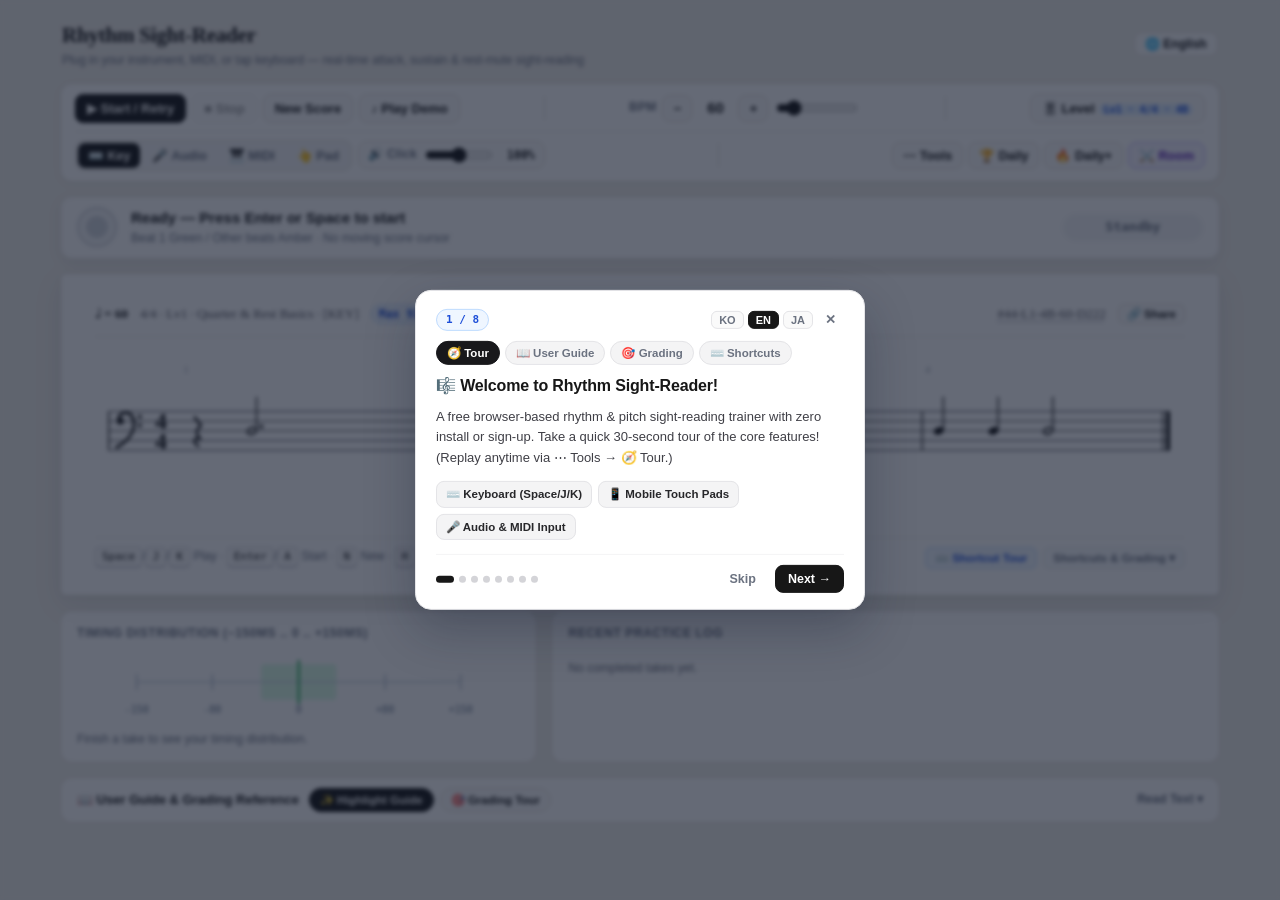
<file: index.html>
<!DOCTYPE html>
<html lang="en">
<head>
<meta charset="UTF-8" />
<meta name="viewport" content="width=device-width, initial-scale=1.0" />
<meta http-equiv="Content-Security-Policy" content="default-src 'self'; script-src 'self' https://cdn.jsdelivr.net https://cloud.umami.is; style-src 'self' 'unsafe-inline'; img-src 'self' data: blob:; connect-src 'self' https://fdpnrxkohvfrcesoxpwo.supabase.co wss://fdpnrxkohvfrcesoxpwo.supabase.co https://cdn.jsdelivr.net https://*.umami.is https://*.umami.dev; font-src 'self' data:; object-src 'none'; base-uri 'self'; form-action 'self'" />
<meta name="google-site-verification" content="xEk6qUh5Gqa-MZwSuYThDKT_GtdN7JEgimP4F_JKVB4" />
<title>Rhythm Sight-Reader — Free Online Rhythm &amp; Pitch Sight-Reading Trainer</title>
<meta name="description" content="Free online rhythm &amp; pitch sight-reading trainer (no install, no login). Practice 6 rhythm levels, 5 meters (4/4, 3/4, 2/4, 5/4, 6/8), flat-key jazz pitch sight-reading (ii-V-I, tritone sub, backdoor, F/G clefs), triplets, staccato, ghost notes, gap click &amp; custom editor via keyboard, MIDI, touch pads, or real instrument audio interface. 무료 리듬·음정 초견 연습 사이트 (EN/KO/JA)." />
<meta name="keywords" content="rhythm sight reading, rhythm sight reading trainer, pitch sight reading, free rhythm practice online, music sight reading, jazz sight reading, sheet music sight reading, rhythm reading generator, midi rhythm trainer, midi sight reading, syncopation practice, 16th note rhythm exercises, triplet rhythm trainer, staccato ghost note practice, gap click metronome, custom rhythm sheet music editor, daily rhythm challenge, audio interface music practice, 리듬 초견, 음정 초견, 악보 초견, 낮은음자리표 악보 읽기, 높은음자리표 악보 읽기, 재즈 초견, 리듬 연습 사이트, 박자 연습, 박자감 테스트, 리듬 시창, 미디 리듬 연습, 싱코페이션 연습, 16분음표 리듬, 3연음, 스타카토 고스트노트, 갭 클릭 메트로놈, 오디오 인터페이스 악기 연습, リズム初見, 音程初見, 譜読み練習, ヘ音記号 譜読み, ト音記号 譜読み, MIDI リズム練習" />
<meta name="robots" content="index, follow, max-image-preview:large" />
<link rel="canonical" href="https://gnosia1104.github.io/rhythm-practice/" />
<link rel="alternate" hreflang="en" href="https://gnosia1104.github.io/rhythm-practice/" />
<link rel="alternate" hreflang="ko" href="https://gnosia1104.github.io/rhythm-practice/ko/" />
<link rel="alternate" hreflang="ja" href="https://gnosia1104.github.io/rhythm-practice/ja/" />
<link rel="alternate" hreflang="x-default" href="https://gnosia1104.github.io/rhythm-practice/" />
<meta property="og:type" content="website" />
<meta property="og:site_name" content="Rhythm Sight-Reader" />
<meta property="og:url" content="https://gnosia1104.github.io/rhythm-practice/" />
<meta property="og:title" content="Rhythm Sight-Reader — Free Online Rhythm &amp; Pitch Sight-Reading Trainer" />
<meta property="og:description" content="Practice rhythm &amp; pitch sight-reading with keyboard, MIDI, touch pads, or real instrument via audio interface. 6 levels, 5 meters, triplets, staccato, ghost notes, gap click, custom editor &amp; daily challenges — free online in your browser." />
<meta property="og:image" content="https://gnosia1104.github.io/rhythm-practice/og-image.png?v=3" />
<meta property="og:image:width" content="1200" />
<meta property="og:image:height" content="630" />
<meta property="og:locale" content="en_US" />
<meta property="og:locale:alternate" content="ko_KR" />
<meta property="og:locale:alternate" content="ja_JP" />
<meta name="twitter:card" content="summary_large_image" />
<meta name="twitter:title" content="Rhythm Sight-Reader — Free Online Rhythm &amp; Pitch Sight-Reading Trainer" />
<meta name="twitter:description" content="Free browser-based rhythm &amp; pitch sight-reading trainer with 6 levels, 5 meters, staccato/ghost grading, gap click, custom score editor, daily challenges &amp; audio interface input." />
<meta name="twitter:image" content="https://gnosia1104.github.io/rhythm-practice/og-image.png?v=3" />
<link rel="icon" type="image/svg+xml" href="data:image/svg+xml,%3Csvg xmlns='http://www.w3.org/2000/svg' viewBox='0 0 64 64'%3E%3Crect width='64' height='64' rx='14' fill='%23171717'/%3E%3Cellipse cx='26' cy='44' rx='10' ry='7.2' transform='rotate(-22 26 44)' fill='%23ffffff'/%3E%3Crect x='33' y='14' width='4.2' height='29' rx='2' fill='%23ffffff'/%3E%3Cpath d='M35 14 C44 16 49 21 47 30 C45 24 41 21 35 20 Z' fill='%2322c55e'/%3E%3C/svg%3E" />
<script type="application/ld+json">
{
  "@context": "https://schema.org",
  "@type": "WebApplication",
  "name": "Rhythm Sight-Reader",
  "alternateName": ["Rhythm & Pitch Sight-Reading Trainer", "Free Online Rhythm Practice", "리듬 초견 연습", "음정 초견 연습", "박자 연습 사이트", "リズム初見練習", "音程・リズムトレーニング"],
  "url": "https://gnosia1104.github.io/rhythm-practice/",
  "screenshot": "https://gnosia1104.github.io/rhythm-practice/og-image.png",
  "applicationCategory": "MusicApplication",
  "operatingSystem": "Any",
  "isAccessibleForFree": true,
  "browserRequirements": "Requires modern web browser with Web Audio API",
  "inLanguage": ["en", "ko", "ja"],
  "offers": {
    "@type": "Offer",
    "price": "0",
    "priceCurrency": "USD"
  },
  "keywords": "rhythm sight reading, pitch sight reading, rhythm trainer, syncopation practice, 16th note rhythm, triplet trainer, staccato, ghost notes, gap click metronome, daily rhythm challenge, custom rhythm editor, 리듬 초견, 음정 초견, 박자 연습, リズム初見",
  "featureList": [
    "6 progressive rhythm difficulty levels from quarter notes to advanced 16th-note syncopation",
    "5 time signatures: 4/4, 3/4, 2/4, 5/4, and 6/8",
    "Independent Triplets (8th & 2-beat), Staccato reverse-sustain, and Ghost Note (dead note) toggles",
    "Keyboard, USB MIDI, mobile touch pads, and real instrument audio interface input with millisecond timing, rest mute, and sustain grading",
    "Daily & Daily+ worldwide challenges with shareable seed links and PNG Score Brag Cards (S+ to C rank)",
    "Serverless Custom Rhythm Score Editor with URL sharing and PDF print export",
    "Special Training drills: Gap Click metronome, Look-ahead Fade-out, and BPM Rush sudden death"
  ],
  "description": "Free browser-based rhythm & pitch sight-reading trainer for musicians featuring 6 progressive levels, 5 time signatures, triplets, staccato, ghost notes, gap click metronome, custom score editor, daily challenges, and audio interface onset/sustain/rest grading."
}
</script>
<link rel="stylesheet" href="css/styles.css?v=20261128p" />
<script defer src="https://cloud.umami.is/script.js" data-website-id="9070201e-fd1f-4081-ad26-1219def68ba6" data-domains="gnosia1104.github.io"></script>
</head>
<body>
<div class="app">
  <!-- Page Top Masthead: Brand Title (Left) + Language Selector (Right) -->
  <div class="top-bar">
    <div class="brand-head">
      <h1 class="sheet-title">Rhythm Sight-Reader</h1>
      <p id="brandTagline" class="brand-tagline">오디오 인터페이스 직결 · 어택/서스테인/쉼표 뮤트 실시간 채점 · 설치 없는 리듬·음정 초견</p>
    </div>
    <select id="langSelect" class="lang-select" title="Language / 언어 / 言語">
      <option value="ko">🌐 한국어</option>
      <option value="en">🌐 English</option>
      <option value="ja">🌐 日本語</option>
    </select>
  </div>

  <!-- Main Control Toolbar (Row 1: Primary Controls / Row 2: Settings) -->
  <div class="toolbar">
    <div class="toolbar-row primary-row">
      <div class="group toolbar-transport">
        <button id="btnStart" class="primary" title="Enter / A">▶ 시작 / 재시도</button>
        <button id="btnStop" title="Esc" disabled>■ 정지</button>
        <button id="btnNew" title="N">새 악보</button>
        <button id="btnDemo" title="H">♪ 정답 듣기</button>
      </div>

      <div class="divider"></div>

      <div class="group">
        <span class="label">BPM</span>
        <button id="btnBpmDown" class="icon-btn" title="-">−</button>
        <span id="bpmVal" class="bpm-val">60</span>
        <button id="btnBpmUp" class="icon-btn" title="+">+</button>
        <input id="bpmSlider" type="range" min="40" max="180" step="5" value="60" style="width:82px" />
      </div>

      <div class="divider"></div>

      <div class="group">
        <div id="diffWrap" class="tools-wrap">
          <button id="btnDiffMenu" type="button" aria-haspopup="true" aria-expanded="false" title="난이도 · 박자 · 마디 · 리듬 옵션 · 연습 옵션">🎚️ <span id="lblLevel">난이도</span><span id="diffSummaryBadge" class="tools-badge">Lv1 · 4/4 · 4B</span></button>
          <div id="diffDropdown" class="tools-dropdown align-left diff-dropdown hidden" role="dialog" aria-label="Difficulty settings">
            <div class="diff-head">
              <span>🎚️ <span id="lblDiffPanelTitle">난이도 &amp; 연습 설정</span></span>
              <button id="btnDiffClose" type="button" class="cal-close" style="width:auto;padding:2px 6px;" title="닫기">✕</button>
            </div>
            <div id="lblDiffSecScore" class="tools-sec-lbl">악보 · 박자 · 마디</div>
            <select id="levelSelect" title="난이도 (단축키 1~6, ↑↓)">
              <option value="1" selected>Lv1 · 정박 &amp; 쉼표 기초</option>
              <option value="2">Lv2 · 정박 8분 입문</option>
              <option value="3">Lv3 · 8분 엇박 &amp; 점4분</option>
              <option value="4">Lv4 · 8분 싱코페이션</option>
              <option value="5">Lv5 · 16분음표 기초</option>
              <option value="6">Lv6 · 16분음표 심화</option>
            </select>
            <div class="diff-pair">
              <select id="timeSigSelect" title="박자표 (단축키 s)">
                <option value="4/4" selected>4/4</option>
                <option value="3/4">3/4</option>
                <option value="2/4">2/4</option>
                <option value="5/4">5/4</option>
                <option value="6/8">6/8</option>
              </select>
              <select id="barsSelect" title="마디 수 (단축키 l)">
                <option value="2">2마디</option>
                <option value="4" selected>4마디 (1줄)</option>
                <option value="8">8마디 (2줄)</option>
                <option value="12">12마디 (3줄)</option>
                <option value="16">16마디 (4줄)</option>
                <option value="24">24마디 (6줄)</option>
                <option value="32">32마디 (8줄)</option>
              </select>
            </div>
            <div class="tools-sep"></div>
            <div id="btnTechText" class="tools-sec-lbl">🎼 리듬 옵션</div>
            <div class="diff-grid-3">
              <button id="btnTriplets" type="button" title="3연음(셋잇단음표) 포함 ON/OFF (단축키 Z)">3연음 OFF</button>
              <button id="btnGhost" type="button" title="고스트 노트(× 데드노트) 훈련 ON/OFF (단축키 X · 입력 F/D)">× 고스트 OFF</button>
              <button id="btnStaccato" type="button" title="스타카토(.) 역서스테인 훈련 ON/OFF (단축키 C)">• 스타카토 OFF</button>
            </div>
            <div class="tools-sep"></div>
            <div id="btnOptsText" class="tools-sec-lbl">⚙️ 연습 옵션</div>
            <div class="diff-grid-2">
              <button id="btnSound" type="button" class="active" title="M">🔊 메트로놈 ON</button>
              <button id="btnDrumBacking" type="button" title="메트로놈 클릭 대신 심플 드럼 백킹 비트(킥·스네어·하이햇) 재생">🥁 드럼 비트 OFF</button>
              <button id="btnBeatNums" type="button" title="마디 위 박자 번호 표기 (단축키 B)">박자표기 OFF</button>
              <button id="btnCursor" type="button" title="입문용 악보 진행 커서 표시 ON/OFF (단축키 V)">커서 OFF</button>
              <button id="btnBlindGrade" type="button" title="채점 시점 전환: 즉시 / 완료후 (단축키 G)">채점: 즉시</button>
              <button id="btnHitSfx" type="button" class="active" title="키보드·터치 패드 타격음 ON/OFF (오디오 입력 시 자동 OFF · 블루투스 지연 시 OFF 권장)">🪵 타격음 ON</button>
              <button id="btnEndless" type="button" class="endless-btn diff-span-2" title="2줄 교차 무한 초견 서바이벌 모드 (HP 게이지 · 최고 생존 마디 기록)"><span id="btnEndlessText">♾️ 엔드리스 OFF</span><span class="beta-tag">BETA</span></button>
              <button id="btnSuddenDeath" type="button" class="diff-span-2" title="3미스 시 즉시 탈락 서든데스 모드 ON/OFF"><span id="btnSuddenDeathText">💀 서든데스 (3미스) OFF</span><span class="beta-tag">BETA</span></button>
            </div>
          </div>
        </div>
      </div>
    </div>

    <div class="toolbar-row secondary">
      <div class="group toolbar-inputs">
        <div id="inputGroup" class="input-toggles" role="group" aria-label="Input methods">
          <button id="btnInKey" type="button" class="active" title="키보드 입력 ON/OFF (Space/J/K · 단축키 /)">⌨️ 키</button>
          <button id="btnInAudio" type="button" title="오디오 인터페이스 / 마이크 입력 ON/OFF (단축키 /)">🎤 오디오</button>
          <button id="btnInMidi" type="button" title="USB MIDI 건반 / 패드 입력 ON/OFF (Web MIDI)">🎹 MIDI</button>
          <button id="btnTouchPad" type="button" title="모바일 / 화면 터치 패드 ON/OFF">👆 패드</button>
        </div>
        <label class="group click-vol-group" title="메트로놈 클릭 볼륨 (0~200%)">
          <span id="lblClickVol" class="label">🔊 클릭</span>
          <input id="clickVolSlider" type="range" min="0" max="200" step="5" value="100" style="width:68px" />
          <span id="clickVolVal" class="click-vol-val">100%</span>
        </label>
      </div>

      <div class="divider"></div>

      <div class="group toolbar-modes">
        <div id="toolsWrap" class="tools-wrap">
          <button id="btnToolsMenu" type="button" aria-haspopup="true" aria-expanded="false" title="에디터 · 특수훈련 · 싱크보정 · PDF · 튜토리얼 · 설명"><span id="btnToolsText">⋯ 도구</span><span id="toolsActiveDot" class="tools-dot hidden"></span></button>
          <div id="toolsDropdown" class="tools-dropdown hidden" role="menu">
            <div id="lblToolsSecCreate" class="tools-sec-lbl">제작 · 훈련</div>
            <button id="btnEditor" type="button" role="menuitem" title="커스텀 악보 에디터 열기/닫기">✏️ 에디터</button>
            <button id="btnDrill" type="button" role="menuitem" title="특수 훈련 베타 (갭 클릭 · 시야 방해 · BPM 러쉬)"><span id="btnDrillText">🧪 특수훈련</span><span class="beta-tag">BETA</span></button>
            <button id="btnPitchBeta" type="button" role="menuitem" title="재즈 플랫 키 5선보 음정 초견 베타 (오디오 피치 판정 지원)"><span id="btnPitchText">🎼 음정 초견</span><span class="beta-tag">BETA</span></button>
            <button id="btnAchievements" type="button" role="menuitem" title="달성 과제 · 칭호 · 기록 JSON 백업/복원"><span id="btnAchText">🏅 도전과제</span><span id="achCountBadge" class="tools-badge">0/12</span></button>
            <button id="btnLeaderboard" type="button" role="menuitem" title="오늘의 데일리 · 데일리+ · 엔드리스 글로벌 랭킹"><span id="btnLbText">🏆 리더보드</span><span class="beta-tag">TOP 20</span></button>
            <button id="btnDiagnostics" type="button" role="menuitem" title="박 위치별 러시·드래그, BPM별 정확도, 쉼표 실패율 로컬 분석 및 약점 드릴"><span id="btnDiagText">📊 연주 분석</span><span class="beta-tag">BETA</span></button>
            <div class="tools-sep"></div>
            <div id="lblToolsSecUtil" class="tools-sec-lbl">보정 · 출력</div>
            <button id="btnSyncCal" type="button" role="menuitem" title="타이밍 지연 보정 (블루투스 이어폰 / 오디오 인터페이스)">⏱ 보정</button>
            <button id="btnPrint" type="button" role="menuitem" title="PDF 저장 / 인쇄">🖨 PDF</button>
            <div class="tools-sep"></div>
            <div id="lblToolsSecHelp" class="tools-sec-lbl">안내</div>
            <a id="btnLearnPage" href="learn.html" class="tools-link" role="menuitem" title="오선보·낮은음자리표·음표 박자 기초 인터랙티브 학습 페이지 열기">📖 오선보·음표 기초</a>
            <button id="btnTour" type="button" role="menuitem" title="처음 사용자를 위한 단계별 튜토리얼">🧭 튜토리얼</button>
            <button id="btnGuide" type="button" role="menuitem" title="사용 방법 및 판정 기준 설명 열기">❓ 설명</button>
            <button id="btnFeedback" type="button" role="menuitem" title="버그 제보 · 기능 제안 · 악기/오디오 피드백 보내기">💬 피드백</button>
          </div>
        </div>
        <button id="btnDaily" class="daily-btn" title="오늘의 4/4 데일리 챌린지 (고정 8마디)">🏆 데일리</button>
        <button id="btnDailyPlus" class="daily-plus-btn" title="오늘의 변박·고급 데일리+ 챌린지 (3/4·2/4·5/4·6/8)">🔥 데일리+</button>
        <button id="btnRoom" class="room-btn" title="실시간 멀티플레이어 방 대결 (4자리 코드 · 초대 링크)">⚔️ 방 대결</button>
      </div>
    </div>
  </div>

  <!-- Fixed Metronome LED & Status -->
  <div class="status-strip">
    <div class="metro-box">
      <div class="led-ring" aria-label="Metronome LED">
        <div id="ledCore" class="led-core"></div>
      </div>
      <div class="status-text">
        <div id="statusMain" class="status-main">준비 완료 — Enter 또는 Space로 시작</div>
        <div id="statusSub" class="status-sub">1박 초록 / 나머지 박 노랑 · 악보 위치 표시 없음</div>
      </div>
    </div>
    <div class="status-badges">
      <div id="comboBadge" class="combo-badge hidden">🔥 0 COMBO</div>
      <div id="hitBadge" class="hit-badge">대기 중</div>
    </div>
  </div>

  <!-- Optional Latency Calibration Bar (hidden unless user clicks ⏱ 보정) -->
  <div id="calBar" class="cal-bar hidden">
    <strong id="lblCalTitle">⏱ 싱크 보정</strong>
    <button id="btnCalRun" type="button" class="primary">▶ 16박 측정</button>
    <div id="calDots" class="cal-dots" aria-label="Calibration beats">
      <span class="cal-dot warmup"></span>
      <span class="cal-dot warmup"></span>
      <span class="cal-dot warmup"></span>
      <span class="cal-dot warmup"></span>
      <span class="cal-dot"></span>
      <span class="cal-dot"></span>
      <span class="cal-dot"></span>
      <span class="cal-dot"></span>
      <span class="cal-dot"></span>
      <span class="cal-dot"></span>
      <span class="cal-dot"></span>
      <span class="cal-dot"></span>
      <span class="cal-dot"></span>
      <span class="cal-dot"></span>
      <span class="cal-dot"></span>
      <span class="cal-dot"></span>
    </div>
    <label class="group">
      <span id="lblKeyLat" class="label">KEY</span>
      <input id="keyLatSlider" type="range" min="-50" max="300" step="5" value="0" style="width:74px" />
      <span id="keyLatVal">0ms</span>
    </label>
    <label class="group">
      <span id="lblAudLat" class="label">AUD</span>
      <input id="calAudLatSlider" type="range" min="0" max="300" step="5" value="25" style="width:74px" />
      <span id="calAudLatVal">25ms</span>
    </label>
    <button id="btnCalReset" type="button">초기화</button>
    <button id="btnCalClose" type="button" class="cal-close" title="닫기">✕</button>
    <span id="calMsg" class="cal-msg">박자가 일정하게 밀릴 때만 사용하세요 · 메트로놈 16박에 맞춰 Space/J/K 또는 악기를 연주하면 자동 보정됩니다 (앞 4박은 준비).</span>
  </div>

  <!-- Audio Input Monitor (shown when AUDIO or BOTH) -->
  <div id="audioBar" class="audio-bar hidden">
    <strong id="lblAudioTitle">🎤 오디오 입력</strong>
    <button id="btnAudioWizard" type="button" class="aw-toggle-btn" title="처음 오디오 인터페이스 연결 시 3단계 실시간 셋업 가이드">🧭 셋업 가이드</button>
    <select id="audioDeviceSelect" title="오디오 입력 장치 선택">
      <option value="">기본 입력 장치</option>
    </select>
    <select id="audioChSelect" title="모니터링 채널 선택">
      <option value="ALL">전체 채널</option>
    </select>
    <button id="btnAudioReconnect" type="button" title="오디오 장치 목록 새로고침 및 재연결">↻ 재연결</button>
    <button id="btnNoiseCal" type="button" title="연주하지 않은 상태에서 0.6초간 노이즈를 측정해 임계값을 자동 설정">🔇 노이즈 보정</button>
    <div id="meterTrack" class="meter-track" title="실시간 입력 음량 (빨간선 = 어택 임계값 / 파란선 = 서스테인 유지선)">
      <div id="meterFill" class="meter-fill"></div>
      <div id="meterSusThr" class="meter-sus-thr"></div>
      <div id="meterThr" class="meter-thr"></div>
    </div>
    <span id="audioLevelText" class="audio-level">무음</span>
    <label class="group">
      <span id="lblGain" class="label">게인</span>
      <input id="gainSlider" type="range" min="1" max="20" step="1" value="2" style="width:68px" />
      <span id="gainVal">2x</span>
    </label>
    <label class="group">
      <span id="lblThr" class="label">임계값</span>
      <input id="thrSlider" type="range" min="2" max="48" step="1" value="16" style="width:68px" />
      <span id="thrVal">16%</span>
    </label>
    <label class="group">
      <span id="lblLat" class="label">지연보정</span>
      <input id="latSlider" type="range" min="0" max="300" step="5" value="25" style="width:68px" />
      <span id="latVal">25ms</span>
    </label>
    <span id="audioMsg" class="audio-msg">헤드폰/오인페 라인 입력 권장 (스피커 메트로놈 유입 방지)</span>
    <!-- Interactive 3-Step First-Time Audio Interface Setup Wizard -->
    <div id="audioWizard" class="aw-box hidden">
      <div class="aw-head">
        <div class="group">
          <strong id="lblAwTitle">🧭 오디오 인터페이스 3단계 빠른 셋업</strong>
          <span id="awProgress" class="aw-progress">0 / 3</span>
        </div>
        <button id="btnAwClose" type="button" class="cal-close" title="닫기">✕</button>
      </div>
      <div class="aw-steps">
        <div id="awStep1" class="aw-step">
          <div id="lblAwStep1" class="aw-step-title">1. 권한 &amp; 인터페이스 선택</div>
          <div id="awStep1Desc" class="aw-step-desc"></div>
          <div class="aw-step-actions">
            <button id="btnAwStep1" type="button" class="primary">🎤 권한 요청 / 재연결</button>
            <button id="btnAwUseBuiltin" type="button" class="hidden">이대로 사용</button>
          </div>
        </div>
        <div id="awStep2" class="aw-step">
          <div id="lblAwStep2" class="aw-step-title">2. 바닥 노이즈 측정</div>
          <div id="awStep2Desc" class="aw-step-desc"></div>
          <div class="aw-step-actions">
            <button id="btnAwNoiseCal" type="button" class="primary">🔇 노이즈 자동 보정</button>
            <button id="btnAwSkipNoise" type="button">건너뛰기</button>
          </div>
        </div>
        <div id="awStep3" class="aw-step">
          <div id="lblAwStep3" class="aw-step-title">3. 한 음 튕겨서 게인 확인</div>
          <div class="aw-meter">
            <div id="awMeterFill" class="aw-meter-fill"></div>
            <div id="awMeterThr" class="aw-meter-thr"></div>
          </div>
          <div id="awStep3Desc" class="aw-step-desc"></div>
          <div class="aw-step-actions">
            <button id="btnAwGainUp" type="button" class="primary hidden">+2x 게인 올리기</button>
            <button id="btnAwGainDown" type="button" class="danger hidden">-2x 게인 낮추기</button>
            <button id="btnAwFinish" type="button" class="primary hidden">🎉 셋업 완료</button>
          </div>
        </div>
      </div>
    </div>
  </div>

  <!-- Custom Rhythm Score Editor (hidden unless user clicks ✏️ 에디터) -->
  <div id="editorBar" class="editor-bar hidden">
    <div class="ed-row ed-head-row">
      <strong id="lblEdTitle">✏️ 커스텀 악보 에디터</strong>
      <div class="ed-head-actions">
        <button id="btnEdDemo" type="button" title="작성한 악보 미리듣기">🔊 듣기</button>
        <button id="btnEdPlay" type="button" class="primary" title="에디터를 닫고 바로 연주 시작">▶ 연주</button>
        <button id="btnEdClose" type="button" class="cal-close" title="닫기">✕</button>
      </div>
    </div>
    <div class="ed-row ed-ctrl-row">
      <select id="edTimeSigSelect" class="ed-ts-select" aria-label="Time signature">
        <option value="4/4">4/4</option>
        <option value="3/4">3/4</option>
        <option value="2/4">2/4</option>
        <option value="6/8">6/8</option>
        <option value="5/4">5/4</option>
      </select>
      <div class="ed-bar-stepper">
        <button id="btnEdBarMinus" type="button" class="icon-btn" aria-label="Remove bar">−</button>
        <span id="edBarsVal" class="label">4마디</span>
        <button id="btnEdBarPlus" type="button" class="icon-btn" aria-label="Add bar">+</button>
      </div>
      <button id="btnEdUndo" type="button" disabled title="실행취소 (Ctrl/⌘+Z)">↩ 실행취소</button>
      <button id="btnEdDupBar" type="button" title="현재 마디를 다음 마디로 복제">📋 마디복사</button>
      <button id="btnEdImportCur" type="button">현재 악보 가져오기</button>
      <button id="btnEdClear" type="button">초기화</button>
    </div>
    <div class="ed-beat-nav">
      <div class="ed-stepper-group">
        <button id="btnEdPrevBeat" type="button" class="icon-btn ed-step-btn" title="이전 박자">◀</button>
        <span id="edCurPosBadge" class="ed-pos-badge">M1 · 1박</span>
        <button id="btnEdNextBeat" type="button" class="icon-btn ed-step-btn" title="다음 박자">▶</button>
      </div>
      <div id="edBeatStrip" class="ed-beats"></div>
    </div>
    <div id="edCatTabs" class="ed-cat-tabs" role="tablist" aria-label="Rhythm categories"></div>
    <div id="edPalette" class="ed-palette"></div>
    <div id="edNoteTools" class="ed-note-tools"></div>
    <div class="ed-row ed-share-row">
      <input id="edCodeInput" class="ed-code-input" type="text" placeholder="커스텀 코드 또는 공유 URL 붙여넣기..." />
      <button id="btnEdCopyUrl" type="button" class="primary">🔗 커스텀 링크 복사</button>
      <button id="btnEdLoadCode" type="button">📥 코드 불러오기</button>
    </div>
    <span id="edMsg" class="ed-msg">마디의 박자를 클릭한 뒤 리듬 패턴을 찍어 나만의 악보를 만들고 링크로 공유하세요 (서버 없이 URL에 저장됨).</span>
  </div>

  <!-- Special Training BETA Drawer (hidden unless user clicks 🧪 특수훈련) -->
  <div id="drillBar" class="drill-bar hidden">
    <div class="drill-row">
      <strong><span id="lblDrillTitle">🧪 특수 훈련</span> <span class="beta-tag">BETA</span></strong>
      <label class="group">
        <span id="lblGapClick" class="label">🔇 갭 클릭</span>
        <select id="gapClickSelect" title="일부 마디 메트로놈 음소거 (내적 박자 훈련)">
          <option value="OFF">OFF</option>
          <option value="1+1">1+1 (1 ON · 1 무음)</option>
          <option value="2+2">2+2 (2 ON · 2 무음)</option>
          <option value="1+3">1+3 (1 ON · 3 무음)</option>
        </select>
      </label>
      <label class="group">
        <span id="lblFadeOut" class="label">👻 시야 방해</span>
        <select id="fadeOutSelect" title="연주 직전 음표 투명화 (선독 훈련)">
          <option value="0">OFF</option>
          <option value="1">1박 전 숨김</option>
          <option value="2">2박 전 숨김</option>
        </select>
      </label>
      <div class="group">
        <button id="btnRushToggle" type="button" title="통과 시 BPM +5 자동 가속 서든 데스">⚡ BPM 러쉬 OFF</button>
        <select id="rushAccSelect" title="BPM 러쉬 통과 기준 정확도">
          <option value="85">85%↑</option>
          <option value="90" selected>90%↑</option>
          <option value="95">95%↑</option>
        </select>
        <span id="rushBestBadge" class="drill-best hidden"></span>
      </div>
      <button id="btnDrillReset" type="button">초기화</button>
      <button id="btnDrillClose" type="button" class="cal-close" title="닫기">✕</button>
    </div>
    <span id="drillMsg" class="drill-msg">실험적 특수 초견 훈련(베타): 갭 클릭(내적 박자), 시야 방해(선독 강제), BPM 러쉬(성공 시 +5 BPM 가속)를 자유롭게 조합해 보세요.</span>
  </div>

  <!-- Pitch Sight-Reading BETA Drawer (Flat-Key Jazz Harmony + Octave-Agnostic Audio Pitch Detection) -->
  <div id="pitchBar" class="pitch-bar hidden">
    <div class="pitch-row">
      <strong><span id="lblPitchTitle">🎼 음정 초견</span> <span class="beta-tag">BETA</span></strong>
      <button id="btnPitchToggle" type="button">🎼 음정 OFF</button>
      <button id="btnPitchFreeMode" type="button" title="박자 없이 한 음씩 천천히 누르며 음정 초견 연습 (자유 템포 ↔ 박자 연동)">⏱ 박자 연동</button>
      <button id="btnPitchRelMode" type="button" title="키보드·MIDI 입력 기준 전환: 절대음(C=도) ↔ 상대음/이동도(E=으뜸음 1도). 오디오 입력은 항상 절대음으로 판정됩니다.">🎹 절대음</button>
      <select id="pitchClefSelect" title="음자리표 선택 (낮은음자리표 / 높은음자리표)">
        <option value="bass" selected>𝄢 낮은음자리표</option>
        <option value="treble">𝄞 높은음자리표</option>
      </select>
      <label class="group">
        <span id="lblPitchKey" class="label">조표(♭)</span>
        <select id="pitchKeySelect" title="재즈 플랫 키 선택 (랜덤 또는 0♭ ~ 7♭)">
          <option value="RND">🎲 랜덤 (0♭~7♭)</option>
          <option value="C">C Maj (0♭)</option>
          <option value="F">F Maj (1♭)</option>
          <option value="Bb" selected>B♭ Maj (2♭)</option>
          <option value="Eb">E♭ Maj (3♭)</option>
          <option value="Ab">A♭ Maj (4♭)</option>
          <option value="Db">D♭ Maj (5♭)</option>
          <option value="Gb">G♭ Maj (6♭)</option>
          <option value="Cb">C♭ Maj (7♭)</option>
          <option value="Dm">D min (1♭)</option>
          <option value="Gm">G min (2♭)</option>
          <option value="Cm">C min (3♭)</option>
          <option value="Fm">F min (4♭)</option>
          <option value="Bbm">B♭ min (5♭)</option>
          <option value="Ebm">E♭ min (6♭)</option>
          <option value="Abm">A♭ min (7♭)</option>
        </select>
      </label>
      <label class="group">
        <span id="lblPitchProg" class="label">코드 진행</span>
        <select id="pitchProgSelect" title="재즈 화성 진행 스타일 선택">
          <option value="auto">Auto (재즈 화성 블록)</option>
          <option value="ii-V-I">ii - V - I</option>
          <option value="tritone">ii - ♭II7 - I (트라이톤 대리)</option>
          <option value="backdoor">IV - iv - ♭VII7 - I (백도어)</option>
          <option value="I-vi-ii-V">I - vi - ii - V</option>
          <option value="blues">Jazz Blues</option>
          <option value="modal">1-Chord (Modal)</option>
        </select>
      </label>
      <button id="btnPitchHints" type="button" title="음표 위/아래 음이름(B♭, D, F...) 힌트 표시">음이름 OFF</button>
      <a id="lnkPitchLearn" href="learn.html" class="meta-share-btn" style="text-decoration:none;" title="오선보·낮은음자리표 기초 학습 페이지">📖 오선보 기초</a>
      <button id="btnPitchClose" type="button" class="cal-close" title="닫기">✕</button>
    </div>
    <div id="pitchPiano" class="pitch-piano" role="group" aria-label="QWERTY Pitch Keyboard"></div>
    <span id="pitchMsg" class="pitch-msg">재즈 플랫 키(0♭~7♭) · C부터 e4r5ty7u8i9op(좌측 q2w=A·B♭·B) / MIDI / 오디오 입력 (옥타브 무관 정답).</span>
  </div>

  <!-- Real-Time Multiplayer Room Panel (Gartic Phone / Kahoot Style) -->
  <div id="roomBar" class="room-bar hidden">
    <div class="room-head">
      <div class="group">
        <strong><span id="lblRoomTitle">⚔️ 실시간 방 대결</span> <span class="beta-tag">MULTI</span></strong>
      </div>
      <div class="group room-head-right">
        <button id="btnRoomLeave" type="button" class="danger room-leave-btn hidden">나가기</button>
        <button id="btnRoomClose" type="button" class="cal-close" title="닫기">✕</button>
      </div>
    </div>

    <div id="roomEntryView" class="room-entry-row">
      <div class="room-entry-pair">
        <input id="roomNickInput" class="room-input" type="text" maxlength="16" placeholder="닉네임 (예: GrooveKing)" />
        <button id="btnRoomCreate" type="button" class="primary">🏠 방 만들기</button>
      </div>
      <span class="room-sep-or">or</span>
      <div class="room-entry-pair">
        <input id="roomCodeInput" class="room-input room-code-in" type="text" maxlength="6" pattern="[A-Za-z0-9]{3,6}" autocomplete="off" spellcheck="false" autocapitalize="characters" placeholder="방 코드" />
        <button id="btnRoomJoin" type="button">🚪 입장</button>
      </div>
    </div>

    <div id="roomActiveView" class="room-active hidden">
      <div class="room-active-bar">
        <div class="group room-info-group">
          <span id="roomCodeBadge" class="room-code-badge">#0000</span>
          <span id="roomModeBadge" class="room-mode-pill local">LOCAL TAB</span>
          <button id="btnRoomCopyLink" type="button">🔗 초대 링크</button>
          <button id="btnRoomMuteChat" type="button" title="채팅 전체 끄기/켜기">💬 채팅 ON</button>
        </div>
        <div id="roomHostControls" class="group">
          <select id="roomRuleSelect" title="대전 룰 선택">
            <option value="score">🎯 스코어 어택</option>
            <option value="sd3">💀 서든데스 (3미스 탈락)</option>
            <option value="endless">♾️ 엔드리스 서바이벌</option>
          </select>
          <button id="btnRoomAddBot" type="button" title="혼자 테스트용 봇 추가/초기화">🤖 +봇 (0/3)</button>
          <button id="btnRoomNewScore" type="button">🎲 새 악보</button>
          <button id="btnRoomStart" type="button" class="primary">▶ 라운드 시작</button>
          <button id="btnRoomEndNow" type="button" class="hidden">🏁 마감</button>
        </div>
      </div>

      <button id="btnRoomAudioUnlock" type="button" class="room-audio-banner hidden">🔇 브라우저 소리 차단됨 — 여기를 클릭해 메트로놈 소리를 켜세요</button>
      <div id="roomChartSummary" class="room-chart-summary"></div>
      <div id="roomCountdownBanner" class="room-countdown-banner hidden" aria-live="assertive"></div>
      <div id="roomPodium" class="room-podium hidden"></div>
      <div id="roomSplit" class="room-split">
        <div id="roomLeaderboard" class="room-leaderboard"></div>
        <div id="roomChatPanel" class="room-chat">
          <div class="room-chat-head">
            <span id="lblRoomChatTitle">💬 방 채팅</span>
            <button id="btnRoomUnblockAll" type="button" class="room-unblock-btn hidden">차단 해제 (0)</button>
          </div>
          <div id="roomChatLog" class="room-chat-log" aria-live="polite"></div>
          <div class="room-chat-bar">
            <div class="room-reacts">
              <button type="button" class="room-react-btn" data-react="👋" title="인사">👋</button>
              <button type="button" class="room-react-btn" data-react="🔥" title="파이팅">🔥</button>
              <button type="button" class="room-react-btn" data-react="👏" title="박수">👏</button>
              <button type="button" class="room-react-btn" data-react="😂" title="웃음">😂</button>
            </div>
            <input id="roomChatInput" class="room-chat-input" type="text" maxlength="120" placeholder="채팅 입력 후 Enter..." />
            <button id="btnRoomChatSend" type="button" class="primary">전송</button>
          </div>
        </div>
      </div>
    </div>

    <span id="roomMsg" class="room-msg">닉네임을 입력하고 방을 만들거나 4자리 코드로 바로 입장하세요.</span>
  </div>

  <!-- Endless 2-Line Double-Buffered Arcade Survival HUD -->
  <div id="endlessBar" class="endless-bar hidden">
    <div class="endless-head">
      <div class="group">
        <strong id="lblEndlessTitle">♾️ 엔드리스 서바이벌</strong>
        <span class="beta-tag">BETA</span>
      </div>
      <button id="btnEndlessClose" type="button" class="cal-close" title="엔드리스 종료">✕</button>
    </div>
    <div class="endless-row">
      <div class="endless-hp-box" title="정확한 어택·쉼표 통과 시 회복 / 미스·쉼표 에러 시 감소">
        <span class="endless-hp-icon">❤️</span>
        <div class="endless-hp-track">
          <div id="endlessHpFill" class="endless-hp-fill" style="width:100%"></div>
        </div>
        <span id="endlessHpVal" class="endless-hp-val">100%</span>
      </div>
      <div class="endless-pills">
        <span id="endlessBarsVal" class="endless-pill bars">생존 0마디</span>
        <span id="endlessComboVal" class="endless-pill combo">0 COMBO</span>
        <span id="endlessBestVal" class="endless-pill best">🏆 최고 0마디</span>
      </div>
    </div>
    <span id="endlessMsg" class="endless-msg">2줄 교차 무한 초견: 아랫줄 절반을 지나면 지나간 윗줄이 자동으로 새 악보로 바뀝니다. HP가 0이 될 때까지 최대한 많은 마디를 생존하세요!</span>
  </div>

  <!-- Achievements, Titles & Local JSON Backup/Restore Drawer -->
  <div id="achBar" class="ach-bar hidden">
    <div class="ach-head">
      <div class="group">
        <strong id="lblAchTitle">🏅 도전과제 &amp; 칭호</strong>
        <span id="achSummaryStats" class="ach-summary">해금 0/12 · 누적 0노트 · 스트릭 0일</span>
      </div>
      <div class="group">
        <label class="group">
          <span id="lblAchEquip" class="label">칭호</span>
          <select id="achTitleSelect" title="공유 카드에 표시할 칭호 선택">
            <option value="">칭호 없음</option>
          </select>
        </label>
        <button id="btnAchExport" type="button" title="로컬 기록·도전과제 JSON 파일로 백업">📥 백업</button>
        <button id="btnAchImport" type="button" title="JSON 백업 파일에서 기록·도전과제 복원">📤 복원</button>
        <input id="achImportFile" type="file" accept="application/json,.json" class="hidden" />
        <button id="btnAchClose" type="button" class="cal-close" title="닫기">✕</button>
      </div>
    </div>
    <div id="achGrid" class="ach-grid"></div>
    <span id="achMsg" class="ach-msg"></span>
  </div>

  <!-- Global & Local Top 20 Leaderboard Drawer -->
  <div id="lbBar" class="lb-bar hidden">
    <div class="lb-head">
      <div class="group">
        <strong id="lblLbTitle">🏆 글로벌 리더보드</strong>
        <span id="lbModeBadge" class="room-mode-pill local">LOCAL</span>
        <span id="lbMyRank" class="lb-my-rank hidden"></span>
      </div>
      <div class="group">
        <button id="btnLbRefresh" type="button" title="랭킹 새로고침">↻ 새로고침</button>
        <button id="btnLbClose" type="button" class="cal-close" title="닫기">✕</button>
      </div>
    </div>
    <div class="lb-controls">
      <div class="lb-tabs" role="tablist">
        <button type="button" class="lb-tab-btn active" data-lb-tab="daily">🏆 데일리</button>
        <button type="button" class="lb-tab-btn" data-lb-tab="dailyplus">🔥 데일리+</button>
        <button type="button" class="lb-tab-btn" data-lb-tab="endless">♾️ 엔드리스</button>
        <button type="button" class="lb-tab-btn" data-lb-tab="endless_sd3">💀 서든데스</button>
      </div>
      <div class="lb-nick-pair">
        <input id="lbNickInput" class="room-input lb-nick-in" type="text" maxlength="16" placeholder="닉네임 (예: GrooveKing)" />
        <button id="btnLbSaveNick" type="button">닉네임 저장</button>
      </div>
    </div>
    <div class="lb-filter-row" role="group" aria-label="Input mode filter">
      <button type="button" class="lb-filter-btn active" data-lb-filter="ALL">🌐 전체</button>
      <button type="button" class="lb-filter-btn" data-lb-filter="KEY">⌨️ 키</button>
      <button type="button" class="lb-filter-btn" data-lb-filter="AUDIO">🎤 오디오</button>
      <button type="button" class="lb-filter-btn" data-lb-filter="MIDI">🎹 MIDI</button>
      <button type="button" class="lb-filter-btn" data-lb-filter="PAD">👆 패드</button>
    </div>
    <div id="lbList" class="lb-list"></div>
    <span id="lbMsg" class="lb-msg"></span>
  </div>

  <!-- Personal Performance Analytics & Local Diagnostics Drawer (BETA) -->
  <div id="diagBar" class="diag-bar hidden">
    <div class="diag-head">
      <div class="group">
        <strong id="lblDiagTitle">📊 개인 연주 애널리틱스</strong>
        <span class="beta-tag">BETA</span>
        <span id="diagSummaryStats" class="diag-summary">누적 0회 · 0노트</span>
      </div>
      <div class="group">
        <button id="btnDiagReset" type="button" title="로컬 분석 데이터 초기화">초기화</button>
        <button id="btnDiagClose" type="button" class="cal-close" title="닫기">✕</button>
      </div>
    </div>
    <div id="diagWeaknessBox" class="diag-weakness">
      <span id="diagWeaknessText">최소 5노트 이상 연주하면 취약 패턴 분석과 맞춤 드릴이 표시됩니다.</span>
      <button id="btnDiagFocusDrill" type="button" class="primary hidden">🎯 약점 집중 드릴 생성</button>
    </div>
    <div class="diag-cards">
      <div class="diag-card">
        <div id="lblDiagSubHead" class="diag-card-title">박 위치별 정확도 · 러시/드래그</div>
        <div id="diagSubGrid" class="diag-grid"></div>
      </div>
      <div class="diag-card">
        <div id="lblDiagBpmHead" class="diag-card-title">BPM 구간별 정확도 · 쉼표 실패율</div>
        <div id="diagBpmGrid" class="diag-grid"></div>
      </div>
      <div class="diag-card">
        <div id="lblDiagTrendHead" class="diag-card-title">최근 20회 정확도 · 타이밍 SD 추이</div>
        <div id="diagTrendBox" class="diag-trend-box"></div>
      </div>
    </div>
  </div>

  <!-- Quick In-App Feedback Drawer (Write-Only Supabase RPC, Zero Login) -->
  <div id="feedbackBar" class="fb-bar hidden">
    <div class="fb-head">
      <strong id="lblFbTitle">💬 피드백 보내기</strong>
      <button id="btnFbClose" type="button" class="cal-close" title="닫기">✕</button>
    </div>
    <div class="fb-cats" role="group" aria-label="Feedback category">
      <button type="button" class="fb-cat-btn" data-fb-cat="bug">🐛 버그 제보</button>
      <button type="button" class="fb-cat-btn active" data-fb-cat="idea">💡 기능 제안</button>
      <button type="button" class="fb-cat-btn" data-fb-cat="audio">🎤 악기 · 오디오</button>
    </div>
    <textarea id="fbText" class="fb-textarea" rows="3" maxlength="800" placeholder="불편한 점, 원하는 기능, 악기 연결 이슈 등을 자유롭게 남겨주세요 (로그인 불필요 · Ctrl/⌘+Enter 전송)"></textarea>
    <div class="fb-foot">
      <div class="fb-foot-left">
        <input id="fbContact" class="room-input fb-contact-in" type="text" maxlength="80" placeholder="회신받을 이메일 (선택)" />
        <span id="fbEnvHint" class="fb-env-hint">기기 · 입력모드 자동 첨부</span>
      </div>
      <div class="fb-foot-right">
        <span id="fbCharCount" class="fb-char-count">0 / 800</span>
        <button id="btnFbSend" type="button" class="primary">📨 보내기</button>
      </div>
    </div>
    <span id="fbMsg" class="fb-msg"></span>
  </div>

  <!-- PDF-Style Vector Sheet Music -->
  <div class="sheet-paper">
    <div class="sheet-header">
      <div class="sheet-meta sheet-meta-left">
        <span id="metaTempo">♩ = 60</span>
        <span id="metaLevel">4/4 · Lv1 Quarter &amp; Rest Basics</span>
        <span id="metaMaxScore" class="meta-max-pill" title="현재 악보·옵션 기준 이론상 만점">Max 0</span>
        <span id="metaSdLives" class="meta-sd-pill hidden" title="서든데스 남은 목숨 (3미스 시 즉시 탈락)">💀 ❤️❤️❤️</span>
      </div>
      <div class="sheet-meta sheet-meta-right">
        <span id="metaSeed">Seed #0000</span>
        <button id="btnShareUrl" type="button" class="meta-share-btn" title="현재 악보 공유 링크 복사">🔗 공유</button>
      </div>
    </div>
    <div class="score-wrap">
      <div id="countinHint" class="countin-hint hidden" aria-live="polite"></div>
      <svg id="scoreSvg" viewBox="0 0 1120 160" xmlns="http://www.w3.org/2000/svg"></svg>
    </div>
    <div class="sheet-footer">
      <div class="sheet-footer-bar">
        <div id="tapHintBrief" class="tap-hint">
          <kbd>Space</kbd>/<kbd>J</kbd>/<kbd>K</kbd> 입력 · <kbd>Enter</kbd>/<kbd>A</kbd> 시작 · <kbd>N</kbd> 새 악보 · <kbd>H</kbd> 정답 듣기
        </div>
        <div class="sheet-footer-actions">
          <button id="btnFooterShortcutTour" type="button" class="footer-toggle-btn footer-sc-btn">⌨️ 단축키 투어</button>
          <button id="btnFooterToggle" type="button" class="footer-toggle-btn" aria-expanded="false">단축키 · 판정 기준 ▾</button>
        </div>
      </div>
      <div id="footerDetails" class="footer-details hidden">
        <div id="tapHint" class="tap-hint">
          입력: <kbd>Space</kbd> / <kbd>J</kbd> / <kbd>K</kbd> 또는 오디오 ·
          <kbd>Enter</kbd>/<kbd>A</kbd> 시작 · <kbd>Esc</kbd> 정지 · <kbd>N</kbd> 새 악보 · <kbd>H</kbd> 정답 듣기 ·
          <kbd>Z</kbd> 3연음 · <kbd>X</kbd> 고스트 · <kbd>C</kbd> 스타카토 ·
          <kbd>L</kbd> 마디 수 · <kbd>+</kbd><kbd>−</kbd> BPM ·
          <kbd>M</kbd> 메트로놈 · <kbd>B</kbd> 박자표기 · <kbd>V</kbd> 커서 · <kbd>/</kbd> 입력모드
        </div>
        <div id="legendLine">
          판정: <strong style="color:var(--green)">★ ≤35ms/쉼표통과</strong> ·
          <strong style="color:var(--amber)">−/+ ≤80ms</strong> ·
          <strong style="color:var(--red)">&lt;/&gt; &gt;80ms · × miss/쉼표에러</strong> ·
          서스테인(AUD): <strong style="color:var(--green)">▬ 양호</strong> /
          <strong style="color:var(--amber)">▬ 짧음</strong> /
          <strong style="color:var(--red)">▬ 침범</strong>
        </div>
      </div>
    </div>
  </div>

  <!-- Timing Distribution & Practice Log -->
  <div class="results-grid">
    <div class="card">
      <div class="card-title">Timing Distribution (−150ms .. 0 .. +150ms)</div>
      <svg id="distSvg" class="dist-svg" viewBox="0 0 380 64"></svg>
      <div class="result-actions">
        <div class="result-top">
          <div class="result-badges">
            <span id="rankBadge" class="rank-pill hidden">S</span>
            <span id="scoreBadge" class="score-pill hidden">0 / 0</span>
          </div>
          <div class="result-btns">
            <button id="btnOpenLbFromResult" type="button" class="hidden">🏆 랭킹 보기</button>
            <button id="btnShareResult" type="button" class="hidden">📋 텍스트 자랑</button>
            <button id="btnBragCard" type="button" class="primary hidden">🖼️ 이미지 자랑</button>
          </div>
        </div>
        <div id="summaryLine">연주를 마치면 타이밍 분포가 표시됩니다.</div>
      </div>
    </div>
    <div class="card">
      <div class="card-title">Recent Practice Log</div>
      <div id="logContainer" class="log-empty">아직 완료된 기록이 없습니다.</div>
    </div>
  </div>

  <!-- Collapsible Detailed Guide -->
  <details id="guideCard" class="card guide-card">
    <summary class="guide-summary">
      <div class="guide-summary-left">
        <span id="guideSummaryTitle">📖 사용 설명서 &amp; 판정 기준</span>
        <div class="guide-tour-cta">
          <button id="btnGuideSpotlight" type="button" class="primary">✨ 하이라이트 설명서</button>
          <button id="btnGuideGradingTour" type="button">🎯 판정 기준 투어</button>
        </div>
      </div>
      <span id="guideToggleHint" class="guide-toggle-hint">글로 보기 ▾</span>
    </summary>
    <div id="guideBody" class="guide-body">
      <div class="guide-sec">
        <h3>무료 리듬 · 음정 초견 &amp; 박자 연습 사이트 (Rhythm Sight-Reader)</h3>
        <p>브라우저에서 설치·로그인 없이 바로 6단계 리듬 난이도(정박 기초·8분음표·싱코페이션·16분음표 심화), 5종 박자표(4/4·3/4·2/4·5/4·6/8), 셋잇단음표(3연음), 스타카토, 고스트 노트(데드노트), 재즈 5선보 음정 초견(낮은·높은음자리표) 악보를 무한 생성해 연습할 수 있는 온라인 초견 트레이너입니다. 키보드, USB MIDI, 모바일 터치 패드, 오디오 인터페이스(실제 악기 입력)로 정박 타이밍(ms), 쉼표 뮤트, 서스테인 길이를 실시간 채점하며 데일리 챌린지, 커스텀 악보 에디터, 갭 클릭 메트로놈, 시야 방해 선독 훈련, BPM 러쉬, PNG 점수 자랑 카드를 제공합니다. Free online rhythm &amp; pitch sight-reading trainer, gap click metronome &amp; daily challenge in English, Korean, and Japanese (リズム初見・音程初見・ギャップクリック).</p>
      </div>
    </div>
  </details>
  <!-- Mobile Two-Finger Touch Pad Dock + Fixed Transport Bar -->
  <div id="touchDock" class="touch-dock" aria-label="Mobile controls and two-finger touch pads">
    <div class="dock-controls">
      <button id="btnDockStart" class="primary" type="button">▶ 시작</button>
      <button id="btnDockStop" type="button" disabled>■ 정지</button>
      <button id="btnDockNew" type="button">새 악보</button>
    </div>
    <div id="dockPads" class="dock-pads">
      <button id="padGhost" class="tap-pad ghost-pad hidden" type="button">
        <span>× GHOST</span>
        <small id="padGhostSub">뮤트 · F/D</small>
      </button>
      <button id="padLeft" class="tap-pad" type="button">
        <span>TAP L</span>
        <small id="padLeftSub">검지 · J</small>
      </button>
      <button id="padRight" class="tap-pad" type="button">
        <span>TAP R</span>
        <small id="padRightSub">중지 · K</small>
      </button>
    </div>
    <div id="dockPitchPiano" class="dock-pitch-piano hidden" role="group" aria-label="Touch Piano Pad"></div>
  </div>
</div>

<!-- Interactive First-Visit Onboarding Spotlight Tour -->
<div id="tourOverlay" class="tour-overlay hidden" role="dialog" aria-modal="true" aria-labelledby="tourTitle">
  <div id="tourBackdrop" class="tour-backdrop"></div>
  <div id="tourSpotlight" class="tour-spotlight hidden"></div>
  <div id="tourCard" class="tour-card centered">
    <div class="tour-head">
      <span id="tourStepBadge" class="tour-step-badge">1 / 8</span>
      <div class="tour-head-right">
        <button type="button" class="tour-lang-btn" data-tour-lang="ko">KO</button>
        <button type="button" class="tour-lang-btn" data-tour-lang="en">EN</button>
        <button type="button" class="tour-lang-btn" data-tour-lang="ja">JA</button>
        <button id="btnTourClose" type="button" class="tour-close-btn" aria-label="Close">✕</button>
      </div>
    </div>
    <div id="tourModeTabs" class="tour-mode-tabs" role="tablist">
      <button type="button" class="tour-mode-tab active" data-tour-mode="tour">🧭 튜토리얼</button>
      <button type="button" class="tour-mode-tab" data-tour-mode="guide">📖 사용설명서</button>
      <button type="button" class="tour-mode-tab" data-tour-mode="grading">🎯 판정 기준</button>
      <button type="button" class="tour-mode-tab" data-tour-mode="shortcuts">⌨️ 단축키</button>
    </div>
    <h2 id="tourTitle" class="tour-title"></h2>
    <p id="tourBody" class="tour-body"></p>
    <div id="tourChips" class="tour-chips hidden"></div>
    <div id="tourChoices" class="tour-choices hidden">
      <button id="btnTourGoLearn" type="button" class="tour-choice-btn learn">📖 아니요, 처음이에요 — 기초 페이지로 이동 →</button>
      <button id="btnTourKnowBasics" type="button" class="tour-choice-btn know">✅ 네, 알고 있어요 — 튜토리얼 계속하기</button>
    </div>
    <div class="tour-footer">
      <div id="tourDots" class="tour-dots"></div>
      <div class="tour-actions">
        <button id="btnTourSkip" type="button" class="tour-skip-btn">건너뛰기</button>
        <button id="btnTourPrev" type="button">이전</button>
        <button id="btnTourNext" type="button" class="primary">다음 →</button>
      </div>
    </div>
  </div>
</div>

<!-- Steam-Style Achievement Unlock Toast Stack -->
<div id="achToastStack" class="ach-toast-stack" aria-live="polite"></div>

<script type="module" src="js/main.js?v=20261128s"></script>
</body>
</html>
</file>
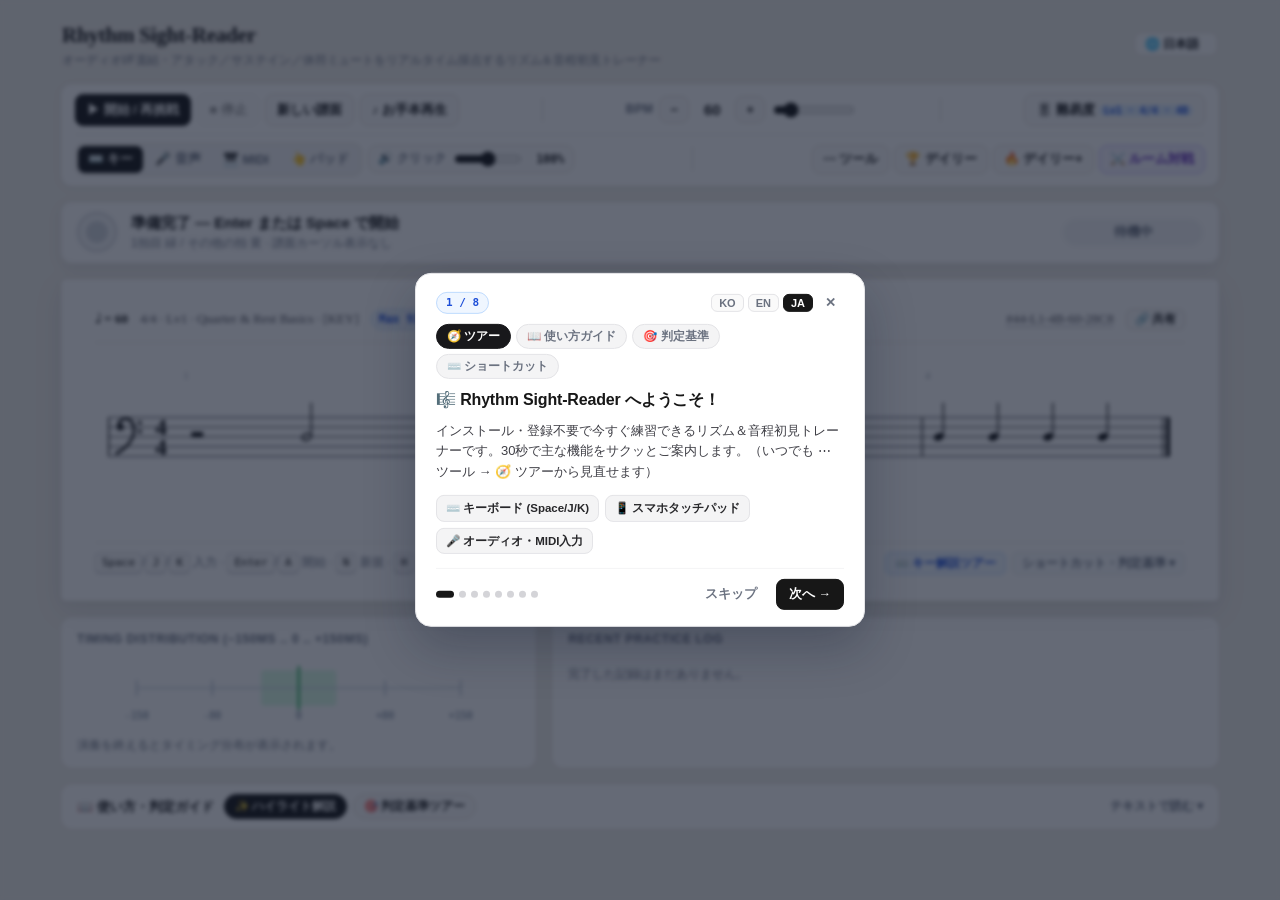
<file: ja/index.html>
<!DOCTYPE html>
<html lang="ja">
<head>
<meta charset="UTF-8" />
<meta name="viewport" content="width=device-width, initial-scale=1.0" />
<title>無料リズム・音程初見練習サイト — Rhythm Sight-Reader</title>
<meta name="description" content="インストール・登録不要の無料オンラインリズム＆音程初見トレーナー。オーディオインターフェース直結でアタック精度(ms)、サステイン、休符ミュート、スタッカート、ゴーストノートまでリアルタイム採点。6段階難易度・5拍子・ジャズ音程初見・MIDI対応。" />
<meta name="keywords" content="リズム初見, 音程初見, リズムトレーニング 無料, 譜読み 練習 サイト, ヘ音記号 譜読み, ト音記号 譜読み, シンコペーション練習, 16分音符 リズム練習, ギャップクリック, オーディオインターフェース 楽器練習, ジャズ譜読み 練習" />
<meta name="robots" content="index, follow, max-image-preview:large" />
<link rel="canonical" href="https://gnosia1104.github.io/rhythm-practice/ja/" />
<link rel="alternate" hreflang="en" href="https://gnosia1104.github.io/rhythm-practice/" />
<link rel="alternate" hreflang="ko" href="https://gnosia1104.github.io/rhythm-practice/ko/" />
<link rel="alternate" hreflang="ja" href="https://gnosia1104.github.io/rhythm-practice/ja/" />
<link rel="alternate" hreflang="x-default" href="https://gnosia1104.github.io/rhythm-practice/" />
<meta property="og:type" content="website" />
<meta property="og:site_name" content="Rhythm Sight-Reader" />
<meta property="og:locale" content="ja_JP" />
<meta property="og:url" content="https://gnosia1104.github.io/rhythm-practice/ja/" />
<meta property="og:title" content="無料リズム・音程初見トレーナー — Rhythm Sight-Reader" />
<meta property="og:description" content="オーディオI/F直結・サステイン＆休符ミュートまでリアルタイム採点できる無料オンラインリズム＆音程初見練習サイト。" />
<meta property="og:image" content="https://gnosia1104.github.io/rhythm-practice/og-image.png?v=3" />
<script>
try { localStorage.setItem("rhythm_practice_lang", "ja"); } catch (_) {}
location.replace("../?lang=ja" + (location.search ? "&" + location.search.slice(1) : "") + location.hash);
</script>
</head>
<body style="font-family:system-ui,-apple-system,sans-serif;max-width:680px;margin:48px auto;padding:0 20px;line-height:1.6;color:#18181b;">
  <main>
    <h1>Rhythm Sight-Reader — 無料リズム・音程初見トレーナー</h1>
    <p>オーディオインターフェース直結・キーボード・USB MIDI・タッチパッドで、アタック精度(ms)・サステイン・休符ミュート・スタッカート・ゴーストノートまでリアルタイム採点するオンライン初見トレーナーです。</p>
    <ul>
      <li>6段階リズム難易度（4分基礎〜16分応用） · 5拍子（4/4, 3/4, 2/4, 5/4, 6/8）</li>
      <li>ジャズ・フラット系(0♭〜7♭) ヘ音記号＆ト音記号の音程初見 BETA · フリーテンポ · 相対音(移動ド)</li>
      <li>ギャップクリック · 先読みフェード · BPMラッシュ · カスタム譜面エディタ · デイリーチャレンジ</li>
    </ul>
    <p><a href="../?lang=ja">▶ 日本語でトレーナーを開く</a> · <a href="../learn.html">📖 五線譜・音符の基礎学習</a></p>
  </main>
</body>
</html>
</file>
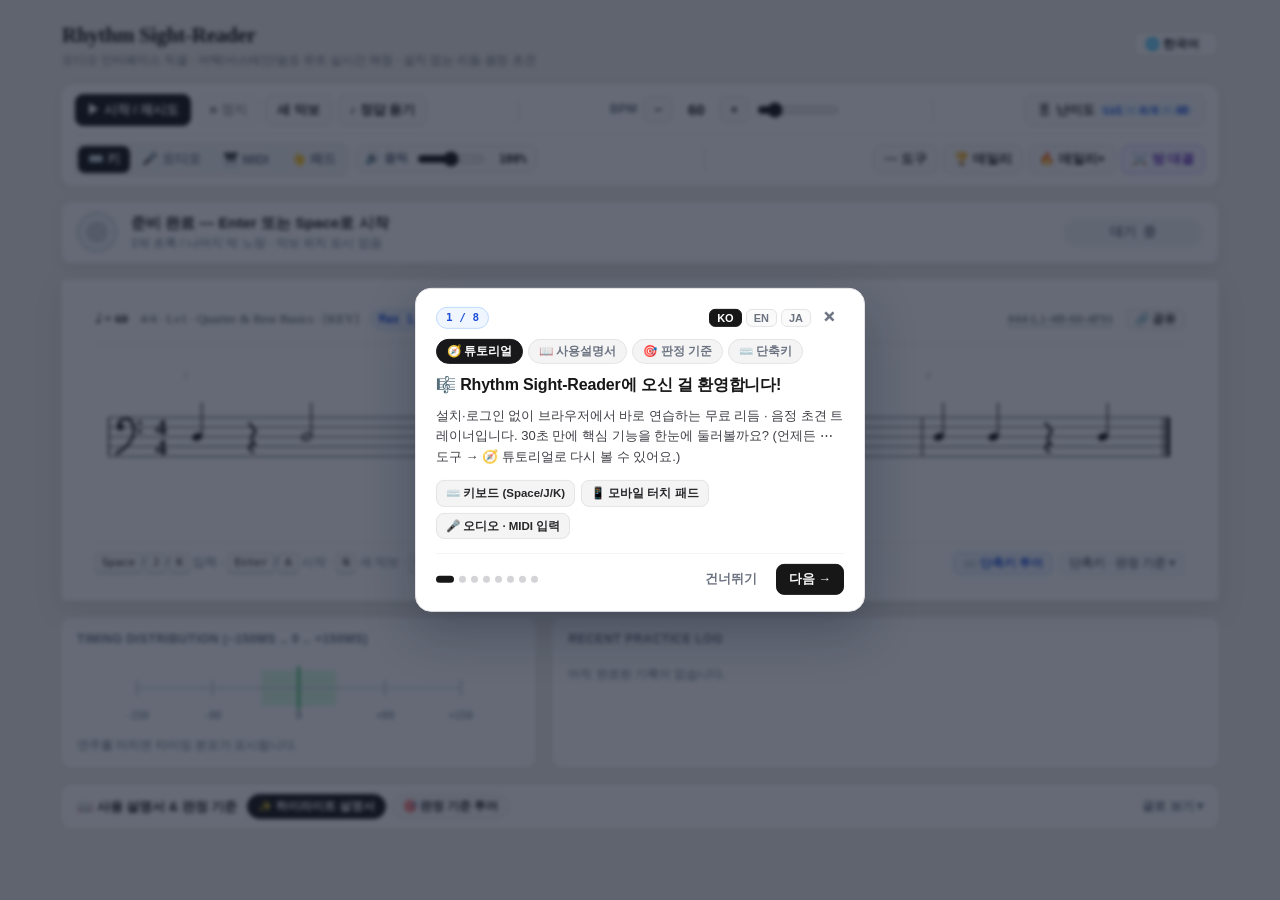
<file: ko/index.html>
<!DOCTYPE html>
<html lang="ko">
<head>
<meta charset="UTF-8" />
<meta name="viewport" content="width=device-width, initial-scale=1.0" />
<title>무료 리듬 · 음정 초견 &amp; 박자 연습 사이트 — Rhythm Sight-Reader</title>
<meta name="description" content="설치·로그인 없이 브라우저에서 바로 연습하는 무료 리듬·음정 초견 트레이너. 오디오 인터페이스 직결로 어택(ms), 서스테인, 쉼표 뮤트, 스타카토, 고스트 노트까지 실시간 채점합니다. 6단계 난이도, 5종 박자표, 3연음, 재즈 5선보 음정 초견, MIDI·터치패드 지원." />
<meta name="keywords" content="리듬 초견, 음정 초견, 악보 초견, 박자 연습 사이트, 낮은음자리표 악보 읽기, 높은음자리표 악보 읽기, 리듬 시창, 싱코페이션 연습, 16분음표 리듬, 3연음, 스타카토, 고스트노트, 갭 클릭 메트로놈, 오디오 인터페이스 악기 연습, 재즈 초견" />
<meta name="robots" content="index, follow, max-image-preview:large" />
<link rel="canonical" href="https://gnosia1104.github.io/rhythm-practice/ko/" />
<link rel="alternate" hreflang="en" href="https://gnosia1104.github.io/rhythm-practice/" />
<link rel="alternate" hreflang="ko" href="https://gnosia1104.github.io/rhythm-practice/ko/" />
<link rel="alternate" hreflang="ja" href="https://gnosia1104.github.io/rhythm-practice/ja/" />
<link rel="alternate" hreflang="x-default" href="https://gnosia1104.github.io/rhythm-practice/" />
<meta property="og:type" content="website" />
<meta property="og:site_name" content="Rhythm Sight-Reader" />
<meta property="og:locale" content="ko_KR" />
<meta property="og:url" content="https://gnosia1104.github.io/rhythm-practice/ko/" />
<meta property="og:title" content="무료 리듬 · 음정 초견 &amp; 박자 연습 — Rhythm Sight-Reader" />
<meta property="og:description" content="오디오 인터페이스 직결 · 어택(ms), 서스테인, 쉼표 뮤트까지 실시간 채점하는 무료 브라우저 리듬·음정 초견 트레이너." />
<meta property="og:image" content="https://gnosia1104.github.io/rhythm-practice/og-image.png?v=3" />
<script>
try { localStorage.setItem("rhythm_practice_lang", "ko"); } catch (_) {}
location.replace("../?lang=ko" + (location.search ? "&" + location.search.slice(1) : "") + location.hash);
</script>
</head>
<body style="font-family:system-ui,-apple-system,sans-serif;max-width:680px;margin:48px auto;padding:0 20px;line-height:1.6;color:#18181b;">
  <main>
    <h1>Rhythm Sight-Reader — 무료 리듬 · 음정 초견 &amp; 박자 연습</h1>
    <p>오디오 인터페이스 직결 · 키보드 · USB MIDI · 터치 패드로 어택 타이밍(ms), 서스테인, 쉼표 뮤트, 스타카토, 고스트 노트까지 실시간 채점하는 온라인 리듬·음정 초견 트레이너입니다.</p>
    <ul>
      <li>6단계 리듬 난이도 (정박 기초 ~ 16분음표 심화) · 5종 박자표 (4/4, 3/4, 2/4, 5/4, 6/8)</li>
      <li>재즈 플랫 키(0♭~7♭) 낮은/높은음자리표 음정 초견 BETA · 자유 템포 · 상대음(이동도)</li>
      <li>갭 클릭 · 시야 방해 · BPM 러쉬 · 커스텀 악보 에디터 · 데일리 챌린지</li>
    </ul>
    <p><a href="../?lang=ko">▶ 한국어로 트레이너 바로 열기</a> · <a href="../learn.html">📖 오선보·음표 기초 학습</a></p>
  </main>
</body>
</html>
</file>
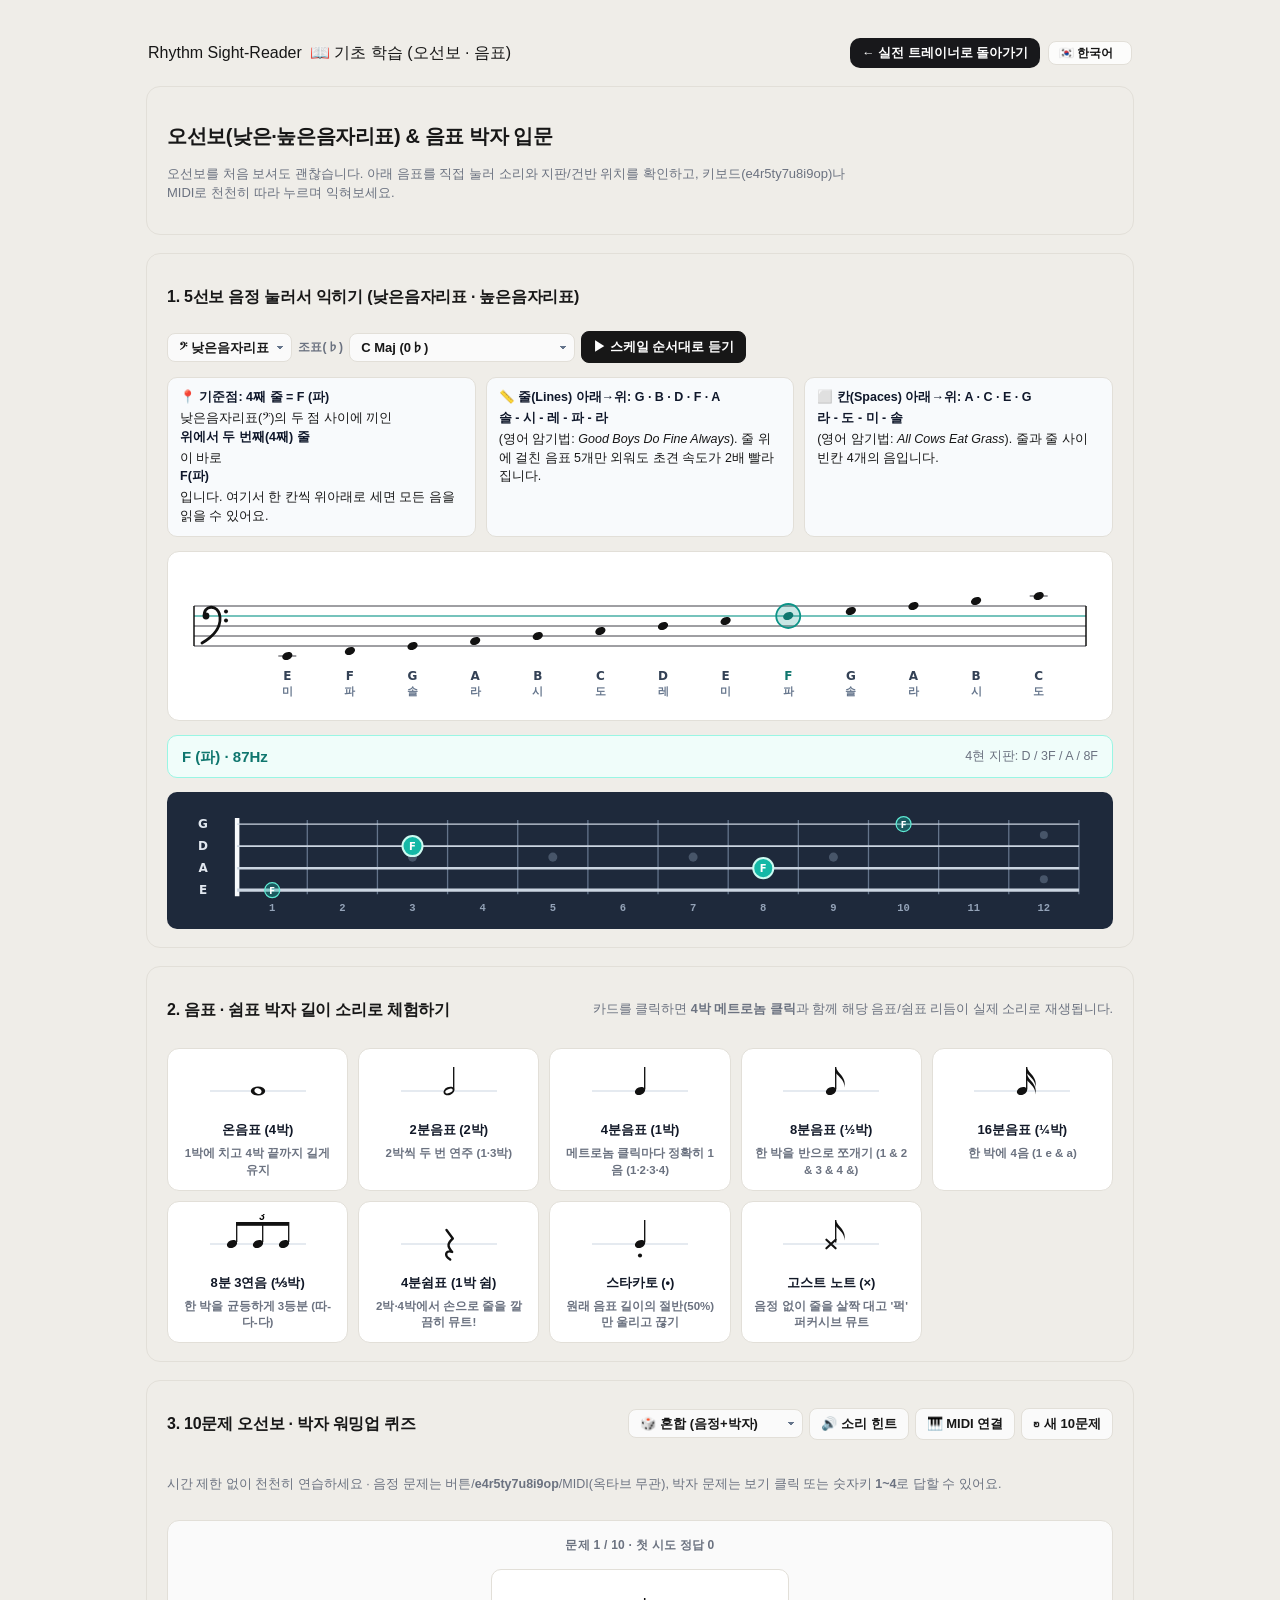
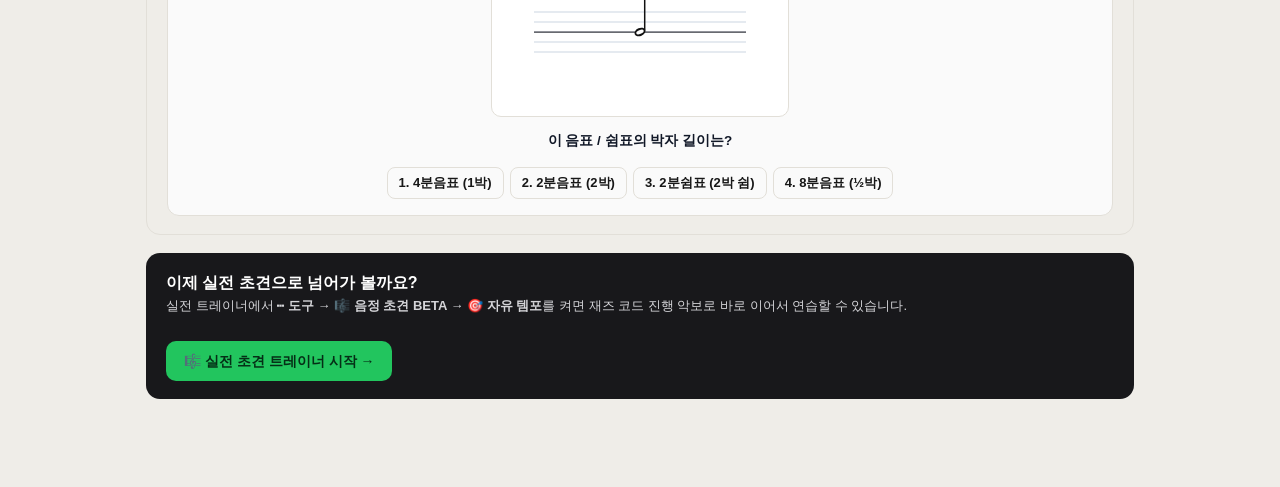
<file: learn.html>
<!DOCTYPE html>
<html lang="ko">
<head>
<meta charset="UTF-8" />
<meta name="viewport" content="width=device-width, initial-scale=1.0" />
<meta http-equiv="Content-Security-Policy" content="default-src 'self'; script-src 'self' https://cloud.umami.is; style-src 'self' 'unsafe-inline'; img-src 'self' data: blob:; connect-src 'self' https://*.umami.is https://*.umami.dev; font-src 'self' data:; object-src 'none'; base-uri 'self'; form-action 'self'" />
<meta name="google-site-verification" content="xEk6qUh5Gqa-MZwSuYThDKT_GtdN7JEgimP4F_JKVB4" />
<title>낮은음자리표 · 높은음자리표 오선보 읽기 &amp; 음표 박자 기초 가이드 — Rhythm Sight-Reader</title>
<meta name="description" content="오선보를 처음 보는 초보자를 위한 인터랙티브 낮은음자리표·높은음자리표 악보 읽기 &amp; 음표 길이 학습 페이지. 음표를 눌러 소리·지판/피아노 건반 위치를 확인하고 e4r5ty7u8i9op 키보드·MIDI로 10문제 음정·박자 퀴즈를 무료로 연습하세요." />
<meta name="keywords" content="낮은음자리표 보는 법, 높은음자리표 보는 법, 오선보 읽는 법, 악보 읽기 기초, 음표 길이, 박자 기초, how to read sheet music, how to read treble clef, how to read F clef, sheet music basics interactive, ヘ音記号 読み方, ト音記号 読み方, 五線譜 読み方" />
<meta name="robots" content="index, follow, max-image-preview:large" />
<link rel="canonical" href="https://gnosia1104.github.io/rhythm-practice/learn.html" />
<meta property="og:type" content="article" />
<meta property="og:site_name" content="Rhythm Sight-Reader" />
<meta property="og:url" content="https://gnosia1104.github.io/rhythm-practice/learn.html" />
<meta property="og:title" content="오선보 읽기 &amp; 음표 박자 인터랙티브 학습 — Rhythm Sight-Reader" />
<meta property="og:description" content="직접 눌러 소리를 들으며 배우는 낮은·높은음자리표 5선보 + 지판/피아노 건반 + 음표/쉼표 박자 체험 + 10문제 워밍업 퀴즈." />
<meta property="og:image" content="https://gnosia1104.github.io/rhythm-practice/og-image.png?v=3" />
<link rel="icon" type="image/svg+xml" href="data:image/svg+xml,%3Csvg xmlns='http://www.w3.org/2000/svg' viewBox='0 0 64 64'%3E%3Crect width='64' height='64' rx='14' fill='%23171717'/%3E%3Cellipse cx='26' cy='44' rx='10' ry='7.2' transform='rotate(-22 26 44)' fill='%23ffffff'/%3E%3Crect x='33' y='14' width='4.2' height='29' rx='2' fill='%23ffffff'/%3E%3Cpath d='M35 14 C44 16 49 21 47 30 C45 24 41 21 35 20 Z' fill='%2322c55e'/%3E%3C/svg%3E" />
<link rel="stylesheet" href="css/styles.css?v=20261127e" />
<style>
  .learn-app { max-width: 1020px; margin: 0 auto; padding: 18px 16px 48px; display: flex; flex-direction: column; gap: 18px; }
  .learn-hero { background: var(--card); border: 1px solid var(--border); border-radius: 14px; padding: 18px 20px; display: flex; flex-wrap: wrap; align-items: center; justify-content: space-between; gap: 12px; }
  .learn-hero h1 { font-size: 20px; letter-spacing: -0.02em; margin-bottom: 4px; }
  .learn-hero p { font-size: 13px; color: var(--muted); line-height: 1.5; max-width: 680px; }
  .learn-nav { display: flex; align-items: center; gap: 8px; flex-wrap: wrap; }
  .learn-card { background: var(--card); border: 1px solid var(--border); border-radius: 14px; padding: 18px 20px; display: flex; flex-direction: column; gap: 14px; }
  .learn-card-head { display: flex; flex-wrap: wrap; align-items: center; justify-content: space-between; gap: 10px; }
  .learn-card h2 { font-size: 16px; letter-spacing: -0.015em; }
  .learn-sub { font-size: 12.5px; color: var(--muted); line-height: 1.5; }
  .mnemonic-grid { display: grid; grid-template-columns: repeat(auto-fit, minmax(220px, 1fr)); gap: 10px; }
  .mnemonic-box { background: #f8fafc; border: 1px solid var(--border); border-radius: 10px; padding: 10px 12px; font-size: 12.5px; line-height: 1.5; }
  .mnemonic-box strong { display: block; margin-bottom: 2px; color: #0f172a; }
  .staff-explorer-wrap { background: #fff; border: 1px solid var(--border); border-radius: 12px; padding: 10px 12px; overflow-x: auto; }
  .staff-explorer-wrap svg { width: 100%; min-width: 560px; height: auto; display: block; }
  .note-hit-node { cursor: pointer; }
  .note-hit-node:hover .note-hover-halo { opacity: 1; }
  .note-readout { display: flex; flex-wrap: wrap; align-items: center; justify-content: space-between; gap: 10px; background: #f0fdfa; border: 1px solid #99f6e4; border-radius: 10px; padding: 10px 14px; font-size: 13px; }
  .note-readout-main { font-weight: 800; color: #0f766e; font-size: 15px; }
  .fretboard-wrap { background: #1e293b; border-radius: 10px; padding: 10px 12px; overflow-x: auto; }
  .fretboard-wrap svg { width: 100%; min-width: 520px; height: auto; display: block; }
  .rhythm-grid { display: grid; grid-template-columns: repeat(auto-fill, minmax(180px, 1fr)); gap: 10px; }
  .rhythm-tile { background: #fff; border: 1px solid var(--border); border-radius: 12px; padding: 12px; display: flex; flex-direction: column; align-items: center; gap: 6px; cursor: pointer; text-align: center; transition: border-color 0.12s, background 0.12s, transform 0.08s; }
  .rhythm-tile:hover { border-color: #0d9488; background: #f0fdfa; }
  .rhythm-tile.playing { border-color: #16a34a; background: #dcfce7; transform: scale(0.99); }
  .rhythm-tile svg { width: 120px; height: 54px; }
  .rhythm-tile-title { font-weight: 700; font-size: 13px; color: #111827; }
  .rhythm-tile-desc { font-size: 11.5px; color: var(--muted); line-height: 1.4; }
  .quiz-stage { display: flex; flex-direction: column; align-items: center; gap: 14px; background: #fafafa; border: 1px solid var(--border); border-radius: 12px; padding: 16px; }
  .quiz-svg-box { background: #fff; border: 1px solid var(--border); border-radius: 10px; padding: 8px 18px; }
  .quiz-btns { display: flex; flex-wrap: wrap; justify-content: center; gap: 6px; max-width: 560px; }
  .quiz-btns button { min-width: 48px; font-weight: 700; }
  .quiz-btns button.q-ok { background: #16a34a; color: #fff; border-color: #16a34a; }
  .quiz-btns button.q-err { background: #dc2626; color: #fff; border-color: #dc2626; }
  .quiz-status { font-size: 13.5px; font-weight: 700; min-height: 22px; }
  .cta-bar { display: flex; flex-wrap: wrap; align-items: center; justify-content: space-between; gap: 12px; background: #18181b; color: #fff; border-radius: 14px; padding: 18px 20px; }
  .cta-bar p { font-size: 13px; color: #d4d4d8; margin-top: 3px; }
  .cta-btn { display: inline-flex; align-items: center; gap: 6px; background: #22c55e; color: #052e16; font-weight: 800; padding: 10px 18px; border-radius: 10px; text-decoration: none; font-size: 14px; }
  .cta-btn:hover { background: #4ade80; }
</style>
<script defer src="https://cloud.umami.is/script.js" data-website-id="9070201e-fd1f-4081-ad26-1219def68ba6" data-domains="gnosia1104.github.io"></script>
</head>
<body>
<div class="learn-app">
  <div class="top-bar">
    <div class="brand-lockup">
      <a href="index.html" style="text-decoration:none;color:inherit;display:inline-flex;align-items:baseline;gap:8px;">
        <span class="brand-title">Rhythm Sight-Reader</span>
        <span class="brand-sub" id="lblBrandSub">📖 기초 학습 (오선보 · 음표)</span>
      </a>
    </div>
    <div class="learn-nav">
      <a id="lnkBackHome" href="index.html" class="cta-btn" style="padding:6px 12px;font-size:12.5px;background:#18181b;color:#fff;">← 실전 트레이너로 돌아가기</a>
      <select id="learnLangSelect" class="lang-select" aria-label="Language">
        <option value="ko">🇰🇷 한국어</option>
        <option value="en">🇺🇸 English</option>
        <option value="ja">🇯🇵 日本語</option>
      </select>
    </div>
  </div>

  <section class="learn-hero">
    <div>
      <h1 id="heroTitle">오선보(낮은·높은음자리표) &amp; 음표 박자 입문</h1>
      <p id="heroDesc">오선보를 처음 보셔도 괜찮습니다. 아래 음표를 직접 눌러 소리와 지판/건반 위치를 확인하고, 키보드(<code>e4r5ty7u8i9op</code>)나 MIDI로 천천히 따라 누르며 익혀보세요.</p>
    </div>
  </section>

  <!-- Section 1: Interactive Bass Clef Note Explorer + 4-String Fretboard -->
  <section class="learn-card">
    <div class="learn-card-head">
      <h2 id="sec1Title">1. 5선보 음정 눌러서 익히기 (낮은음자리표 · 높은음자리표)</h2>
      <div class="group">
        <select id="learnClefSelect" title="음자리표 전환">
          <option value="bass" selected>𝄢 낮은음자리표</option>
          <option value="treble">𝄞 높은음자리표</option>
        </select>
        <label class="group">
          <span id="lblLearnKey" class="label">조표(♭)</span>
          <select id="learnKeySelect">
            <option value="C" selected>C Maj (0♭)</option>
            <option value="F">F Maj (1♭ · B♭)</option>
            <option value="Bb">B♭ Maj (2♭ · B♭,E♭)</option>
            <option value="Eb">E♭ Maj (3♭ · B♭,E♭,A♭)</option>
            <option value="Ab">A♭ Maj (4♭ · B♭,E♭,A♭,D♭)</option>
            <option value="Db">D♭ Maj (5♭)</option>
            <option value="Gb">G♭ Maj (6♭ · +C♭)</option>
            <option value="Cb">C♭ Maj (7♭ · +F♭)</option>
          </select>
        </label>
        <button id="btnLearnPlayScale" type="button" class="primary">▶ 스케일 순서대로 듣기</button>
      </div>
    </div>

    <div class="mnemonic-grid">
      <div class="mnemonic-box">
        <strong id="mnem1Title">📍 기준점: 4째 줄 = F (파)</strong>
        <span id="mnem1Desc">낮은음자리표(𝄢)의 두 점 사이에 끼인 <strong>위에서 두 번째(4째) 줄</strong>이 바로 <strong>F(파)</strong>입니다. 여기서 한 칸씩 위아래로 세면 모든 음을 읽을 수 있어요.</span>
      </div>
      <div class="mnemonic-box">
        <strong id="mnem2Title">📏 줄(Lines) 아래→위: G · B · D · F · A</strong>
        <span id="mnem2Desc"><strong>솔 - 시 - 레 - 파 - 라</strong> (영어 암기법: <em>Good Boys Do Fine Always</em>). 줄 위에 걸친 음표 5개만 외워도 초견 속도가 2배 빨라집니다.</span>
      </div>
      <div class="mnemonic-box">
        <strong id="mnem3Title">⬜ 칸(Spaces) 아래→위: A · C · E · G</strong>
        <span id="mnem3Desc"><strong>라 - 도 - 미 - 솔</strong> (영어 암기법: <em>All Cows Eat Grass</em>). 줄과 줄 사이 빈칸 4개의 음입니다.</span>
      </div>
    </div>

    <div class="staff-explorer-wrap">
      <svg id="explorerSvg" viewBox="0 0 920 148" xmlns="http://www.w3.org/2000/svg"></svg>
    </div>

    <div id="noteReadout" class="note-readout">
      <span id="noteReadoutMain" class="note-readout-main">음표를 클릭하거나 키보드(e4r5ty7u8i9op)를 눌러보세요!</span>
      <span id="noteReadoutSub" class="learn-sub">소리 + 계이름 + 지판/건반 위치가 표시됩니다</span>
    </div>

    <div class="fretboard-wrap" aria-label="4-String Fretboard & Piano Visual">
      <svg id="fretboardSvg" viewBox="0 0 920 116" xmlns="http://www.w3.org/2000/svg"></svg>
    </div>
  </section>

  <!-- Section 2: Interactive Note & Rest Duration Explorer -->
  <section class="learn-card">
    <div class="learn-card-head">
      <h2 id="sec2Title">2. 음표 · 쉼표 박자 길이 소리로 체험하기</h2>
      <span id="sec2Sub" class="learn-sub">카드를 클릭하면 <strong>4박 메트로놈 클릭</strong>과 함께 해당 음표/쉼표 리듬이 실제 소리로 재생됩니다.</span>
    </div>
    <div id="rhythmGrid" class="rhythm-grid"></div>
  </section>

  <!-- Section 3: 10-Question Untimed Warm-up Quiz (Pitch / Rhythm / Mixed) -->
  <section class="learn-card">
    <div class="learn-card-head">
      <h2 id="sec3Title">3. 10문제 오선보 · 박자 워밍업 퀴즈</h2>
      <div class="group">
        <select id="quizModeSelect" title="퀴즈 종류 선택">
          <option value="pitch">🎼 음정 퀴즈</option>
          <option value="rhythm">🥁 박자(음표·쉼표) 퀴즈</option>
          <option value="mixed" selected>🎲 혼합 (음정+박자)</option>
        </select>
        <button id="btnQuizHear" type="button" class="hidden" title="4박 메트로놈과 함께 리듬 소리를 미리 듣습니다">🔊 소리 힌트</button>
        <button id="btnQuizMidi" type="button">🎹 MIDI 연결</button>
        <button id="btnQuizRestart" type="button">↻ 새 10문제</button>
      </div>
    </div>
    <p id="sec3Desc" class="learn-sub">시간 제한 없이 천천히 연습하세요 · 음정 문제는 버튼/<strong>e4r5ty7u8i9op</strong>/MIDI(옥타브 무관), 박자 문제는 보기 클릭 또는 숫자키 <strong>1~4</strong>로 답할 수 있어요.</p>

    <div class="quiz-stage">
      <div id="quizProgress" class="label" style="font-weight:700;">문제 1 / 10 · 정답 0</div>
      <div class="quiz-svg-box">
        <svg id="quizSvg" viewBox="0 0 260 124" width="260" height="124" xmlns="http://www.w3.org/2000/svg"></svg>
      </div>
      <div id="quizStatus" class="quiz-status">이 음표는 무슨 음일까요?</div>
      <div id="quizBtns" class="quiz-btns"></div>
    </div>
  </section>

  <section class="cta-bar">
    <div>
      <strong id="ctaTitle" style="font-size:16px;">이제 실전 초견으로 넘어가 볼까요?</strong>
      <p id="ctaDesc">실전 트레이너에서 <strong>⋯ 도구 → 🎼 음정 초견 BETA → 🎯 자유 템포</strong>를 켜면 재즈 코드 진행 악보로 바로 이어서 연습할 수 있습니다.</p>
    </div>
    <a id="ctaLink" href="index.html" class="cta-btn">🎼 실전 초견 트레이너 시작 →</a>
  </section>
</div>
<script type="module" src="js/learn.js?v=20261127e"></script>
</body>
</html>
</file>
<file: css/styles.css>
:root {
  --desk-bg: #efede8;
  --paper-bg: #ffffff;
  --panel-bg: #ffffff;
  --ink: #171717;
  --muted: #6b7280;
  --border: #e2dfd8;
  --accent: #1d4ed8;
  --accent-soft: #eff6ff;
  --green: #16a34a;
  --amber: #d97706;
  --red: #dc2626;
  --shadow: 0 10px 30px rgba(15, 23, 42, 0.08), 0 1px 3px rgba(15, 23, 42, 0.06);
}

* { box-sizing: border-box; }

body {
  margin: 0;
  padding: 20px 16px 40px;
  background: var(--desk-bg);
  color: var(--ink);
  font-family: -apple-system, BlinkMacSystemFont, "Segoe UI", Roboto, "Noto Sans KR", sans-serif;
  line-height: 1.45;
  touch-action: manipulation;
  -webkit-tap-highlight-color: transparent;
}

.app {
  width: 100%;
  max-width: 1160px;
  min-width: 0;
  margin: 0 auto;
  display: flex;
  flex-direction: column;
  gap: 14px;
}

/* Control bar (2-row primary / secondary layout) */
.toolbar {
  background: var(--panel-bg);
  border: 1px solid var(--border);
  border-radius: 12px;
  padding: 10px 14px;
  box-shadow: 0 2px 8px rgba(15, 23, 42, 0.04);
  display: flex;
  flex-direction: column;
  gap: 8px;
  max-width: 100%;
}

.toolbar-row {
  display: flex;
  flex-wrap: wrap;
  align-items: center;
  gap: 8px 12px;
  max-width: 100%;
}

.toolbar-row.secondary {
  padding-top: 8px;
  border-top: 1px solid #f1efe9;
}

.toolbar-row.secondary button,
.toolbar-row.secondary select {
  padding: 5px 10px;
  font-size: 12.5px;
}

.toolbar-row.secondary select {
  padding-right: 22px;
}

.top-bar {
  display: flex;
  justify-content: space-between;
  align-items: center;
  gap: 8px 12px;
  padding: 0 2px;
}

.brand-head {
  display: flex;
  flex-direction: column;
  gap: 2px;
  min-width: 0;
}

.brand-tagline {
  margin: 0;
  font-size: 12px;
  color: var(--muted);
  line-height: 1.35;
  letter-spacing: -0.005em;
}

.lang-select {
  font-size: 12px;
  padding: 4px 10px;
  background: rgba(255, 255, 255, 0.85);
  border-color: var(--border);
  flex-shrink: 0;
}

.group {
  display: flex;
  flex-wrap: wrap;
  align-items: center;
  gap: 6px;
  max-width: 100%;
  min-width: 0;
}

label.group {
  flex-wrap: nowrap;
}

.divider {
  width: 1px;
  height: 24px;
  background: var(--border);
}

.label {
  font-size: 12px;
  font-weight: 600;
  color: var(--muted);
  letter-spacing: 0.02em;
}

button, select {
  appearance: none;
  border: 1px solid var(--border);
  background: #fafafa;
  color: var(--ink);
  border-radius: 8px;
  padding: 6px 11px;
  font-size: 13px;
  font-weight: 600;
  max-width: 100%;
  cursor: pointer;
  transition: background 0.12s, border-color 0.12s, transform 0.06s;
}

select {
  padding-right: 22px;
  background-image: linear-gradient(45deg, transparent 50%, #64748b 50%), linear-gradient(135deg, #64748b 50%, transparent 50%);
  background-position: calc(100% - 11px) 52%, calc(100% - 7px) 52%;
  background-size: 4px 4px;
  background-repeat: no-repeat;
}

button:hover, select:hover {
  background-color: #f1f5f9;
  border-color: #cbd5e1;
}

button:active {
  transform: translateY(1px);
}

button.primary {
  background: var(--ink);
  color: #fff;
  border-color: var(--ink);
}

button.primary:hover {
  background: #2b2b2b;
}

button.active {
  background: var(--accent-soft);
  color: var(--accent);
  border-color: #93c5fd;
}

button.danger {
  background: #fef2f2;
  color: var(--red);
  border-color: #fca5a5;
}

button.danger:hover {
  background: #fee2e2;
  border-color: #f87171;
}

button:disabled {
  opacity: 0.42;
  cursor: not-allowed;
  transform: none;
}

button:disabled:hover {
  background-color: #fafafa;
  border-color: var(--border);
}

button.icon-btn {
  padding: 5px 9px;
  min-width: 30px;
}

.bpm-val {
  font-variant-numeric: tabular-nums;
  font-size: 15px;
  font-weight: 700;
  min-width: 34px;
  text-align: center;
}

input[type="range"] {
  accent-color: var(--ink);
  cursor: pointer;
}

/* Status + Sticky Metronome LED Strip */
.status-strip {
  position: sticky;
  top: 8px;
  z-index: 40;
  background: rgba(255, 255, 255, 0.94);
  backdrop-filter: blur(8px);
  -webkit-backdrop-filter: blur(8px);
  border: 1px solid var(--border);
  border-radius: 12px;
  padding: 10px 16px;
  box-shadow: 0 4px 14px rgba(15, 23, 42, 0.07);
  display: flex;
  flex-wrap: wrap;
  align-items: center;
  justify-content: space-between;
  gap: 10px 12px;
}

.metro-box {
  display: flex;
  align-items: center;
  gap: 14px;
  min-width: 0;
  flex: 1 1 240px;
}

.led-ring {
  width: 40px;
  height: 40px;
  border-radius: 50%;
  background: #f3f4f6;
  border: 2px solid #d1d5db;
  display: flex;
  align-items: center;
  justify-content: center;
  flex-shrink: 0;
}

.led-core {
  width: 22px;
  height: 22px;
  border-radius: 50%;
  background: #d1d5db;
  transition: background 0.03s, box-shadow 0.03s, transform 0.03s;
}

.led-core.beat1 {
  background: #22c55e;
  box-shadow: 0 0 18px rgba(34, 197, 94, 0.85);
  transform: scale(1.16);
}

.led-core.beatn {
  background: #f59e0b;
  box-shadow: 0 0 16px rgba(245, 158, 11, 0.8);
  transform: scale(1.12);
}

.status-text {
  display: flex;
  flex-direction: column;
  gap: 2px;
  min-width: 0;
  flex: 1;
}

.status-main {
  font-size: 15px;
  font-weight: 700;
  min-width: 0;
  word-break: keep-all;
  overflow-wrap: break-word;
}

.status-sub {
  font-size: 12px;
  color: var(--muted);
  word-break: keep-all;
  overflow-wrap: break-word;
}

.hit-badge {
  font-family: ui-monospace, SFMono-Regular, Menlo, Consolas, monospace;
  font-size: 13px;
  font-weight: 700;
  padding: 4px 10px;
  border-radius: 999px;
  background: #f3f4f6;
  color: var(--muted);
  min-width: 140px;
  max-width: 100%;
  text-align: center;
  flex-shrink: 0;
}

.hit-badge.tight { background: #dcfce7; color: #15803d; }
.hit-badge.warn  { background: #fef3c7; color: #b45309; }
.hit-badge.err   { background: #fee2e2; color: #b91c1c; }

/* Audio Input Meter */
.audio-bar {
  background: var(--panel-bg);
  border: 1px solid var(--border);
  border-radius: 10px;
  padding: 10px 16px;
  display: flex;
  flex-wrap: wrap;
  align-items: center;
  gap: 10px 12px;
  font-size: 12px;
}

.audio-bar select {
  max-width: min(210px, 100%);
  min-width: 0;
  padding: 4px 22px 4px 8px;
  font-size: 12px;
}

.audio-bar button {
  padding: 4px 9px;
  font-size: 12px;
}

.meter-track {
  position: relative;
  flex: 1 1 150px;
  min-width: 110px;
  max-width: 220px;
  height: 12px;
  background: #e5e7eb;
  border-radius: 6px;
  overflow: hidden;
}

.meter-fill {
  height: 100%;
  width: 0%;
  background: #64748b;
  transition: width 0.03s linear;
}

.meter-fill.hot {
  background: #16a34a;
}

.meter-track.triggered {
  box-shadow: 0 0 0 2px rgba(22, 163, 74, 0.55);
}

.meter-thr {
  position: absolute;
  top: 0;
  bottom: 0;
  width: 2px;
  background: #dc2626;
  left: 24%;
}

.meter-sus-thr {
  position: absolute;
  top: 2px;
  bottom: 2px;
  width: 2px;
  background: #2563eb;
  opacity: 0.7;
  left: 7%;
}

.audio-level {
  font-family: ui-monospace, SFMono-Regular, Menlo, Consolas, monospace;
  font-size: 11px;
  font-weight: 700;
  color: var(--ink);
  min-width: 96px;
}

.audio-msg {
  color: var(--muted);
  flex-basis: 100%;
}

/* Optional Sync / Latency Calibration Bar */
.cal-bar {
  background: var(--panel-bg);
  border: 1px solid #bfdbfe;
  border-radius: 10px;
  padding: 10px 16px;
  display: flex;
  flex-wrap: wrap;
  align-items: center;
  gap: 8px 12px;
  font-size: 12px;
}

.cal-bar button {
  padding: 4px 10px;
  font-size: 12px;
}

.cal-dots {
  display: flex;
  flex-wrap: wrap;
  align-items: center;
  gap: 5px;
}

.cal-dot {
  width: 12px;
  height: 12px;
  border-radius: 50%;
  border: 2px solid #cbd5e1;
  background: #f8fafc;
  transition: background 0.08s, border-color 0.08s, transform 0.08s;
}

.cal-dot:nth-child(4n + 5) {
  margin-left: 5px;
}

.cal-dot.warmup {
  border-style: dashed;
  border-color: #94a3b8;
  opacity: 0.7;
}

.cal-dot.active {
  border-color: var(--accent);
  background: #dbeafe;
  transform: scale(1.18);
}

.cal-dot.hit {
  border-color: #16a34a;
  background: #22c55e;
}

.cal-msg {
  color: var(--muted);
  flex-basis: 100%;
}

.cal-close {
  margin-left: auto;
}

/* Custom Score Editor Drawer (hidden unless user clicks ✏️ 에디터) */
.editor-bar {
  background: var(--panel-bg);
  border: 1px solid #cbd5e1;
  border-radius: 12px;
  padding: 12px 16px;
  display: flex;
  flex-direction: column;
  gap: 10px;
  font-size: 12px;
  box-shadow: 0 3px 10px rgba(15, 23, 42, 0.05);
}

.ed-row {
  display: flex;
  flex-wrap: wrap;
  align-items: center;
  gap: 6px 8px;
}

.ed-head-row {
  justify-content: space-between;
}

.ed-head-actions {
  display: flex;
  align-items: center;
  gap: 6px;
}

.ed-ctrl-row {
  gap: 6px;
}

.ed-ts-select {
  padding: 4px 22px 4px 8px;
  font-size: 12px;
}

.ed-bar-stepper {
  display: inline-flex;
  align-items: center;
  gap: 5px;
  background: #f8fafc;
  border: 1px solid #e2e8f0;
  border-radius: 8px;
  padding: 2px 6px;
}

.editor-bar button {
  padding: 5px 10px;
  font-size: 12px;
  touch-action: manipulation;
}

.ed-beat-nav {
  display: flex;
  flex-wrap: wrap;
  align-items: center;
  gap: 8px;
}

.ed-stepper-group {
  display: inline-flex;
  align-items: center;
  gap: 4px;
  flex-shrink: 0;
}

.ed-step-btn {
  min-width: 28px;
  padding: 4px 7px !important;
  font-size: 11px !important;
}

.ed-pos-badge {
  font-size: 11.5px;
  font-weight: 800;
  color: var(--accent);
  background: var(--accent-soft);
  border: 1px solid #bfdbfe;
  border-radius: 7px;
  padding: 3px 8px;
  white-space: nowrap;
}

.ed-beats {
  display: flex;
  flex-wrap: wrap;
  gap: 6px 10px;
  align-items: center;
  flex: 1 1 auto;
  min-width: 0;
}

.ed-bar-group {
  display: flex;
  align-items: center;
  gap: 3px;
  background: #f8fafc;
  border: 1px solid #e2e8f0;
  border-radius: 8px;
  padding: 3px 5px;
  flex-shrink: 0;
}

.ed-bar-group.active-bar {
  border-color: #93c5fd;
  background: #eff6ff;
}

.ed-cat-tabs {
  display: none;
}

.ed-cat-tab {
  padding: 7px 6px !important;
  font-size: 12px !important;
  font-weight: 700;
  border-radius: 8px;
  background: #f8fafc;
  color: var(--muted);
  border: 1px solid #e2e8f0;
  text-align: center;
  white-space: nowrap;
}

.ed-cat-tab.active {
  background: var(--accent);
  color: #fff;
  border-color: var(--accent);
}

.ed-bar-lbl {
  font-size: 10.5px;
  font-weight: 700;
  color: var(--muted);
  margin-right: 2px;
}

.ed-beat-btn {
  min-width: 26px;
  padding: 3px 6px !important;
  font-size: 11.5px !important;
  border-radius: 6px !important;
}

.ed-beat-btn.selected {
  background: var(--accent) !important;
  color: #fff !important;
  border-color: var(--accent) !important;
}

.ed-beat-btn.cont {
  opacity: 0.55;
  font-style: italic;
}

.ed-palette {
  display: flex;
  flex-direction: column;
  gap: 6px;
}

.ed-cat-row {
  display: flex;
  flex-wrap: wrap;
  align-items: center;
  gap: 5px;
}

.ed-cat-lbl {
  font-size: 11px;
  font-weight: 700;
  color: var(--muted);
  min-width: 48px;
}

.ed-stamp {
  padding: 3px 6px 4px !important;
  min-width: 60px;
  display: inline-flex;
  flex-direction: column;
  align-items: center;
  justify-content: center;
  gap: 1px;
  line-height: 1.1;
}

.ed-stamp svg {
  width: 54px;
  height: 30px;
  display: block;
  pointer-events: none;
}

.ed-stamp-lbl {
  font-size: 10px;
  font-weight: 600;
  color: var(--muted);
}

.editing-score #scoreSvg {
  cursor: pointer;
  touch-action: manipulation;
}

.ed-note-tools {
  display: flex;
  flex-wrap: wrap;
  align-items: center;
  gap: 6px;
  padding: 6px 10px;
  background: #f8fafc;
  border-radius: 8px;
  border: 1px solid #e2e8f0;
}

.ed-note-chip {
  padding: 3px 8px !important;
  font-size: 11.5px !important;
}

.ed-note-chip.art-stac {
  background: #eff6ff;
  border-color: #60a5fa;
  color: #1d4ed8;
}

.ed-note-chip.art-ghost {
  background: #f1f5f9;
  border-style: dashed;
  border-color: #64748b;
  color: #334155;
}

.ed-code-input {
  flex: 1 1 200px;
  min-width: 0;
  border: 1px solid var(--border);
  border-radius: 8px;
  padding: 5px 9px;
  font-family: ui-monospace, SFMono-Regular, Menlo, Consolas, monospace;
  font-size: 11.5px;
  color: var(--ink);
  background: #fafafa;
}

.ed-msg {
  color: var(--muted);
  font-size: 11.5px;
}

.daily-btn.active {
  background: #fef3c7 !important;
  color: #b45309 !important;
  border-color: #f59e0b !important;
}

.daily-plus-btn.active {
  background: #ffedd5 !important;
  color: #c2410c !important;
  border-color: #f97316 !important;
}

.result-actions {
  display: flex;
  flex-direction: column;
  gap: 6px;
  margin-top: 8px;
}

.result-top {
  display: flex;
  flex-wrap: wrap;
  align-items: center;
  justify-content: space-between;
  gap: 6px 8px;
}

.result-badges {
  display: flex;
  flex-wrap: wrap;
  align-items: center;
  gap: 6px;
  min-width: 0;
}

.result-actions button {
  padding: 4px 10px;
  font-size: 11.5px;
}

.result-btns {
  display: flex;
  flex-wrap: wrap;
  align-items: center;
  gap: 6px;
  margin-left: auto;
}

#summaryLine {
  font-size: 12px;
  color: var(--muted);
  line-height: 1.5;
  word-break: keep-all;
}

.rank-pill {
  display: inline-flex;
  align-items: center;
  justify-content: center;
  min-width: 34px;
  padding: 2px 8px;
  border-radius: 999px;
  font-family: ui-monospace, SFMono-Regular, Menlo, Consolas, monospace;
  font-size: 12px;
  font-weight: 800;
  letter-spacing: 0.02em;
}

.rank-pill.rank-sp { background: #fef3c7; color: #b45309; border: 1px solid #f59e0b; }
.rank-pill.rank-s  { background: #dcfce7; color: #15803d; border: 1px solid #4ade80; }
.rank-pill.rank-a  { background: #dbeafe; color: #1d4ed8; border: 1px solid #60a5fa; }
.rank-pill.rank-b  { background: #f3f4f6; color: #374151; border: 1px solid #cbd5e1; }
.rank-pill.rank-c  { background: #fee2e2; color: #b91c1c; border: 1px solid #fca5a5; }

.score-pill {
  display: inline-flex;
  align-items: center;
  padding: 2px 8px;
  border-radius: 999px;
  background: #f8fafc;
  border: 1px solid #cbd5e1;
  font-family: ui-monospace, SFMono-Regular, Menlo, Consolas, monospace;
  font-size: 11.5px;
  font-weight: 700;
  color: var(--ink);
  font-variant-numeric: tabular-nums;
  white-space: nowrap;
}

.meta-max-pill {
  font-family: ui-monospace, SFMono-Regular, Menlo, Consolas, monospace;
  font-size: 11.5px;
  font-weight: 700;
  color: #1d4ed8;
  background: #eff6ff;
  border: 1px solid #bfdbfe;
  padding: 1px 7px;
  border-radius: 999px;
  font-variant-numeric: tabular-nums;
  white-space: nowrap;
  cursor: help;
}

.log-score {
  font-family: ui-monospace, SFMono-Regular, Menlo, Consolas, monospace;
  font-weight: 700;
  color: var(--ink);
}

/* PDF Sheet Music Paper */
.sheet-paper {
  background: var(--paper-bg);
  border: 1px solid #dedad2;
  border-radius: 6px;
  box-shadow: var(--shadow);
  padding: 30px 34px 26px;
  position: relative;
}

.sheet-header {
  display: flex;
  flex-wrap: wrap;
  justify-content: space-between;
  align-items: baseline;
  gap: 6px 14px;
  border-bottom: 1px solid #eceae4;
  padding-bottom: 12px;
  margin-bottom: 18px;
}

.sheet-title {
  margin: 0;
  font-family: Georgia, "Times New Roman", "Noto Serif KR", serif;
  font-size: 21px;
  font-weight: 700;
  letter-spacing: -0.01em;
}

.sheet-meta {
  font-family: Georgia, "Times New Roman", serif;
  font-size: 13px;
  color: #52525b;
  display: flex;
  flex-wrap: wrap;
  align-items: center;
  gap: 4px 12px;
}

.sheet-meta-left #metaTempo {
  font-weight: 700;
  color: var(--ink);
}

.sheet-meta-right {
  margin-left: auto;
  justify-content: flex-end;
}

.meta-share-btn {
  padding: 2px 8px;
  font-size: 11.5px;
  font-family: -apple-system, BlinkMacSystemFont, "Segoe UI", Roboto, "Noto Sans KR", sans-serif;
  border-radius: 6px;
}

#metaSeed {
  cursor: pointer;
  text-decoration: underline dotted #a1a1aa;
  text-underline-offset: 3px;
}

#metaSeed:hover {
  color: var(--accent);
  text-decoration-color: var(--accent);
}

.score-wrap {
  position: relative;
  width: 100%;
  overflow-x: auto;
  -webkit-overflow-scrolling: touch;
}

.countin-hint {
  position: absolute;
  top: 6px;
  left: 50%;
  transform: translateX(-50%);
  z-index: 6;
  pointer-events: none;
  max-width: calc(100% - 20px);
  padding: 5px 13px;
  border-radius: 999px;
  background: rgba(23, 23, 23, 0.86);
  color: #f8fafc;
  font-size: 12px;
  font-weight: 600;
  white-space: nowrap;
  overflow: hidden;
  text-overflow: ellipsis;
  box-shadow: 0 4px 14px rgba(15, 23, 42, 0.18);
  backdrop-filter: blur(4px);
  -webkit-backdrop-filter: blur(4px);
}

#scoreSvg {
  width: 100%;
  height: auto;
  display: block;
  user-select: none;
}

.sheet-footer {
  margin-top: 12px;
  padding-top: 9px;
  border-top: 1px solid #f1efe9;
  display: flex;
  flex-direction: column;
  gap: 8px;
  font-size: 12px;
  color: var(--muted);
}

.sheet-footer-bar {
  display: flex;
  flex-wrap: wrap;
  align-items: center;
  justify-content: space-between;
  gap: 6px 12px;
}

.footer-toggle-btn {
  margin-left: auto;
  padding: 3px 9px;
  font-size: 11.5px;
  font-weight: 600;
  color: var(--muted);
  background: #f8fafc;
  border-color: #e5e7eb;
  border-radius: 6px;
}

.footer-toggle-btn:hover {
  color: var(--ink);
  background: #f1f5f9;
}

.footer-details {
  display: flex;
  flex-direction: column;
  gap: 6px;
  padding-top: 6px;
  border-top: 1px dashed #eceae4;
  line-height: 1.55;
}

.tap-hint kbd {
  display: inline-block;
  padding: 1px 6px;
  border: 1px solid #d4d4d8;
  border-bottom-width: 2px;
  border-radius: 4px;
  background: #fafafa;
  font-family: ui-monospace, SFMono-Regular, Menlo, monospace;
  font-size: 11px;
  color: var(--ink);
}

/* Results & Log */
.results-grid {
  display: grid;
  grid-template-columns: minmax(0, 1fr) minmax(0, 1.4fr);
  gap: 14px;
}

.card {
  background: var(--panel-bg);
  border: 1px solid var(--border);
  border-radius: 12px;
  padding: 14px 16px;
  min-width: 0;
}

.card-title {
  font-size: 12px;
  font-weight: 700;
  text-transform: uppercase;
  letter-spacing: 0.05em;
  color: var(--muted);
  margin-bottom: 10px;
}

.dist-svg {
  width: 100%;
  height: 64px;
  display: block;
}

#logContainer {
  overflow-x: auto;
  overflow-y: auto;
  max-height: 220px;
  max-width: 100%;
  -webkit-overflow-scrolling: touch;
}

.log-lv {
  font-family: ui-monospace, SFMono-Regular, Menlo, Consolas, monospace;
  font-size: 11.5px;
  font-weight: 700;
  color: var(--ink);
}

.log-lv.replayable {
  cursor: pointer;
  text-decoration: underline dotted #cbd5e1;
  text-underline-offset: 3px;
}

.log-lv.replayable:hover {
  color: var(--accent);
  text-decoration-color: var(--accent);
}

.log-rank {
  display: inline-flex;
  align-items: center;
  justify-content: center;
  min-width: 24px;
  padding: 1px 5px;
  border-radius: 999px;
  font-family: ui-monospace, SFMono-Regular, Menlo, Consolas, monospace;
  font-size: 10.5px;
  font-weight: 800;
}

.log-rank.rank-sp { background: #fef3c7; color: #b45309; border: 1px solid #f59e0b; }
.log-rank.rank-s  { background: #dcfce7; color: #15803d; border: 1px solid #4ade80; }
.log-rank.rank-a  { background: #dbeafe; color: #1d4ed8; border: 1px solid #60a5fa; }
.log-rank.rank-b  { background: #f3f4f6; color: #374151; border: 1px solid #cbd5e1; }
.log-rank.rank-c  { background: #fee2e2; color: #b91c1c; border: 1px solid #fca5a5; }

.log-table {
  width: 100%;
  border-collapse: collapse;
  font-size: 12px;
  font-variant-numeric: tabular-nums;
}

.log-table th, .log-table td {
  padding: 5px 6px;
  text-align: left;
  border-bottom: 1px solid #f1f5f9;
  white-space: nowrap;
}

.log-table th {
  color: var(--muted);
  font-weight: 600;
}

.log-empty {
  font-size: 12px;
  color: var(--muted);
  padding: 8px 0;
}

/* Mobile Two-Finger Touch Pad Dock + Fixed Transport Controls */
.touch-dock {
  position: fixed;
  left: 0;
  right: 0;
  bottom: 0;
  z-index: 50;
  background: rgba(255, 255, 255, 0.96);
  backdrop-filter: blur(8px);
  -webkit-backdrop-filter: blur(8px);
  border-top: 1px solid var(--border);
  padding: 8px 12px calc(10px + env(safe-area-inset-bottom, 0px));
  display: none;
  flex-direction: column;
  gap: 8px;
  box-shadow: 0 -6px 20px rgba(15, 23, 42, 0.10);
}

.touch-dock.visible {
  display: flex;
}

.dock-controls {
  display: grid;
  grid-template-columns: 1.25fr 0.95fr 1fr;
  gap: 8px;
}

.dock-controls button {
  padding: 7px 10px;
  font-size: 12.5px;
  border-radius: 10px;
  white-space: nowrap;
}

.dock-pads {
  display: grid;
  grid-template-columns: 1fr 1fr;
  gap: 10px;
}

.dock-pads.with-ghost {
  grid-template-columns: 0.9fr 1fr 1fr;
}

.tap-pad.ghost-pad {
  border-style: dashed;
  border-color: #94a3b8;
  background: #f1f5f9;
  color: #334155;
}

.tap-pad.ghost-pad.pressed {
  background: #334155;
  border-color: #334155;
  color: #fff;
}

.tap-pad {
  height: 70px;
  border-radius: 14px;
  border: 2px solid #cbd5e1;
  background: #f8fafc;
  color: var(--ink);
  font-size: 16px;
  font-weight: 800;
  letter-spacing: 0.03em;
  display: flex;
  flex-direction: column;
  align-items: center;
  justify-content: center;
  gap: 2px;
  touch-action: none;
  user-select: none;
  -webkit-user-select: none;
  transition: background 0.04s, border-color 0.04s, transform 0.04s;
}

.tap-pad small {
  font-size: 11px;
  font-weight: 600;
  color: var(--muted);
}

.tap-pad.pressed {
  background: #171717;
  border-color: #171717;
  color: #ffffff;
  transform: scale(0.97);
}

.tap-pad.pressed small {
  color: #a1a1aa;
}

body.has-dock {
  padding-bottom: 168px;
}

@media (max-width: 960px) {
  .divider { display: none; }
}

@media (max-width: 780px) {
  body { padding: 10px 10px 40px; }
  body.has-dock { padding-bottom: 168px; }
  .status-strip { top: 4px; padding: 7px 10px; border-radius: 10px; gap: 6px 10px; }
  .led-ring { width: 32px; height: 32px; }
  .led-core { width: 17px; height: 17px; }
  .status-main { font-size: 13.5px; }
  .status-sub { display: none; }
  .results-grid { grid-template-columns: minmax(0, 1fr); }
  .sheet-paper { padding: 16px 12px; }
  .sheet-title { font-size: 17px; }
  .brand-tagline { font-size: 11px; }
  .countin-hint { font-size: 11px; padding: 4px 10px; }
  .toolbar { padding: 9px 10px; gap: 7px; }
  .toolbar-row { gap: 6px 8px; }
  .toolbar-row.secondary { padding-top: 7px; }
  button, select { padding: 7px 10px; font-size: 12.5px; }
  .tap-hint { display: none; }

  /* Mobile Custom Editor: sticky live sheet music above thumb-friendly tabbed editor */
  body.editing-score .touch-dock { display: none !important; }
  body.editing-score.has-dock { padding-bottom: 24px; }
  body.editing-score .app > * { order: 6; }
  body.editing-score .app > .top-bar { order: 1; }
  body.editing-score .app > .toolbar { order: 2; }
  body.editing-score .app > .status-strip { order: 3; position: static; }
  body.editing-score .app > .sheet-paper {
    order: 4;
    position: sticky;
    top: 4px;
    z-index: 25;
    padding: 10px 10px 8px;
    max-height: 36vh;
    overflow-y: auto;
    box-shadow: 0 6px 18px rgba(15, 23, 42, 0.12);
    border-color: #93c5fd;
  }
  body.editing-score .app > .sheet-paper .sheet-header {
    margin-bottom: 4px;
    gap: 4px 8px;
  }
  body.editing-score .app > .sheet-paper .sheet-footer {
    display: none;
  }
  body.editing-score .app > .editor-bar {
    order: 5;
    padding: 10px 10px 12px;
    gap: 8px;
  }
  .editor-bar button {
    min-height: 36px;
    padding: 6px 10px;
    font-size: 12.5px;
  }
  .ed-ts-select {
    min-height: 36px;
    font-size: 13px;
  }
  .ed-head-row strong {
    font-size: 13px;
  }
  .ed-ctrl-row {
    gap: 5px;
  }
  .ed-beat-nav {
    flex-wrap: nowrap;
    gap: 6px;
  }
  .ed-step-btn {
    min-width: 34px;
    min-height: 36px !important;
    padding: 6px 8px !important;
  }
  .ed-pos-badge {
    font-size: 12px;
    padding: 6px 8px;
  }
  .ed-beats {
    flex-wrap: nowrap;
    overflow-x: auto;
    -webkit-overflow-scrolling: touch;
    scrollbar-width: none;
    padding-bottom: 2px;
    gap: 6px;
  }
  .ed-beats::-webkit-scrollbar { display: none; }
  .ed-beat-btn {
    min-width: 36px;
    min-height: 36px;
    padding: 6px 8px !important;
    font-size: 13px !important;
  }
  .ed-cat-tabs {
    display: grid;
    grid-template-columns: repeat(auto-fit, minmax(0, 1fr));
    gap: 5px;
  }
  .ed-cat-row {
    display: none;
  }
  .ed-cat-row.cat-active {
    display: grid;
    grid-template-columns: repeat(3, minmax(0, 1fr));
    gap: 6px;
  }
  .ed-cat-lbl {
    display: none;
  }
  .ed-stamp {
    width: 100%;
    min-width: 0;
    min-height: 58px;
    padding: 6px 4px 5px !important;
    border-radius: 10px;
  }
  .ed-stamp svg {
    width: 64px;
    height: 34px;
  }
  .ed-stamp-lbl {
    font-size: 11px;
  }
  .ed-note-tools {
    padding: 8px;
    gap: 6px;
  }
  .ed-note-chip {
    min-height: 36px;
    padding: 6px 10px !important;
    font-size: 12.5px !important;
  }
  .ed-share-row {
    gap: 6px;
  }
  .ed-code-input {
    flex: 1 1 100%;
    font-size: 16px;
    padding: 8px 10px;
  }
  .ed-share-row button {
    flex: 1 1 0;
  }
}

@media (max-width: 520px) {
  .status-strip { padding: 6px 10px; }
  .hit-badge { min-width: 0; font-size: 12px; padding: 3px 8px; }
}

/* Collapsible User Guide */
.guide-card {
  padding: 0;
  overflow: hidden;
}

.guide-summary {
  list-style: none;
  cursor: pointer;
  padding: 10px 16px;
  display: flex;
  flex-wrap: wrap;
  align-items: center;
  justify-content: space-between;
  gap: 8px 12px;
  font-size: 13px;
  font-weight: 700;
  color: var(--ink);
  user-select: none;
  transition: background 0.12s;
}
.guide-summary-left {
  display: flex;
  flex-wrap: wrap;
  align-items: center;
  gap: 8px 10px;
}

.guide-summary::-webkit-details-marker {
  display: none;
}

.guide-summary:hover {
  background: #f8fafc;
}

.guide-summary .guide-toggle-hint {
  font-size: 12px;
  font-weight: 600;
  color: var(--muted);
  flex-shrink: 0;
}

.guide-card[open] .guide-summary {
  border-bottom: 1px solid var(--border);
  background: #fafafa;
}

.guide-body {
  padding: 16px 18px 18px;
  display: grid;
  grid-template-columns: repeat(2, minmax(0, 1fr));
  gap: 16px 22px;
  font-size: 13px;
  color: #27272a;
}

.guide-sec {
  min-width: 0;
  overflow-wrap: break-word;
}

@media (max-width: 780px) {
  .guide-body { grid-template-columns: 1fr; }
}

.guide-sec h3 {
  margin: 0 0 8px;
  font-size: 13px;
  font-weight: 800;
  color: var(--ink);
  letter-spacing: -0.01em;
}

.guide-sec ul {
  margin: 0;
  padding-left: 18px;
  display: flex;
  flex-direction: column;
  gap: 5px;
}

.guide-sec li {
  line-height: 1.5;
}

.guide-sec kbd {
  display: inline-block;
  padding: 1px 6px;
  border: 1px solid #d4d4d8;
  border-bottom-width: 2px;
  border-radius: 4px;
  background: #fafafa;
  font-family: ui-monospace, SFMono-Regular, Menlo, monospace;
  font-size: 11px;
  color: var(--ink);
}

.guide-sec code {
  font-family: ui-monospace, SFMono-Regular, Menlo, monospace;
  font-size: 11.5px;
  background: #f4f4f5;
  padding: 1px 5px;
  border-radius: 4px;
}

.shortcut-grid {
  display: grid;
  grid-template-columns: auto 1fr;
  gap: 5px 12px;
  align-items: baseline;
}

@media (max-width: 520px) {
  .shortcut-grid { grid-template-columns: 1fr; gap: 3px 8px; }
}

/* First-Visit Interactive Onboarding Spotlight Tour */
.tour-overlay {
  position: fixed;
  inset: 0;
  z-index: 9999;
  pointer-events: auto;
}

.tour-backdrop {
  position: fixed;
  inset: 0;
  background: rgba(15, 23, 42, 0.64);
  backdrop-filter: blur(2px);
  -webkit-backdrop-filter: blur(2px);
}

.tour-spotlight {
  position: fixed;
  border-radius: 12px;
  border: 2px solid #38bdf8;
  box-shadow: 0 0 0 9999px rgba(15, 23, 42, 0.64), 0 0 0 4px rgba(56, 189, 248, 0.28);
  pointer-events: none;
  transition: top 0.22s ease, left 0.22s ease, width 0.22s ease, height 0.22s ease;
}

.tour-card {
  position: fixed;
  width: min(410px, calc(100vw - 24px));
  background: #ffffff;
  color: var(--ink);
  border: 1px solid #e4e4e7;
  border-radius: 16px;
  padding: 18px 20px 16px;
  box-shadow: 0 20px 50px rgba(15, 23, 42, 0.28);
  display: flex;
  flex-direction: column;
  gap: 10px;
  transition: top 0.22s ease, left 0.22s ease;
  z-index: 10000;
}

.tour-card.centered {
  top: 50% !important;
  left: 50% !important;
  transform: translate(-50%, -50%);
  width: min(450px, calc(100vw - 24px));
}

.tour-head {
  display: flex;
  align-items: center;
  justify-content: space-between;
  gap: 8px;
}

.tour-step-badge {
  display: inline-flex;
  align-items: center;
  padding: 2px 9px;
  border-radius: 999px;
  background: #eff6ff;
  color: #1d4ed8;
  border: 1px solid #bfdbfe;
  font-family: ui-monospace, SFMono-Regular, Menlo, monospace;
  font-size: 11px;
  font-weight: 800;
}

.tour-head-right {
  display: flex;
  align-items: center;
  gap: 4px;
}

.tour-lang-btn {
  padding: 2px 7px;
  font-size: 11px;
  font-weight: 700;
  border-radius: 6px;
  border: 1px solid #e4e4e7;
  background: #fafafa;
  color: var(--muted);
}

.tour-lang-btn.active {
  background: #171717;
  color: #fff;
  border-color: #171717;
}

.tour-close-btn {
  padding: 2px 7px;
  font-size: 13px;
  border-radius: 6px;
  border: 1px solid transparent;
  background: transparent;
  color: var(--muted);
}

.tour-close-btn:hover {
  background: #f4f4f5;
  color: var(--ink);
}

.tour-title {
  margin: 0;
  font-size: 16px;
  font-weight: 800;
  line-height: 1.35;
  color: var(--ink);
  letter-spacing: -0.01em;
}

.tour-body {
  margin: 0;
  font-size: 13px;
  line-height: 1.6;
  color: #3f3f46;
}

.tour-chips {
  display: flex;
  flex-wrap: wrap;
  gap: 6px;
  margin-top: 2px;
}

.tour-chip {
  font-size: 11.5px;
  font-weight: 600;
  padding: 4px 9px;
  border-radius: 8px;
  background: #f4f4f5;
  color: #27272a;
  border: 1px solid #e4e4e7;
}
.tour-chip kbd {
  display: inline-block;
  padding: 1px 5px;
  border-radius: 4px;
  background: #ffffff;
  border: 1px solid #d4d4d8;
  box-shadow: 0 1px 0 #d4d4d8;
  font-family: ui-monospace, SFMono-Regular, Menlo, monospace;
  font-size: 10.5px;
  font-weight: 800;
  color: #18181b;
  margin-right: 2px;
}
.tour-mode-tabs {
  display: flex;
  flex-wrap: wrap;
  gap: 5px;
}
.tour-mode-tab {
  padding: 4px 10px;
  font-size: 11.5px;
  font-weight: 700;
  border-radius: 999px;
  background: #f4f4f5;
  color: var(--muted);
  border: 1px solid #e4e4e7;
}
.tour-mode-tab:hover {
  background: #e4e4e7;
  color: var(--ink);
}
.tour-mode-tab.active {
  background: #18181b;
  color: #ffffff;
  border-color: #18181b;
}
.sheet-footer-actions {
  display: inline-flex;
  align-items: center;
  gap: 6px;
  flex-shrink: 0;
}
.footer-sc-btn {
  background: #eff6ff;
  color: #1d4ed8;
  border-color: #bfdbfe;
}
.footer-sc-btn:hover {
  background: #dbeafe;
}
.guide-tour-cta {
  display: inline-flex;
  flex-wrap: wrap;
  align-items: center;
  gap: 6px;
}
.guide-tour-cta button {
  padding: 4px 10px;
  font-size: 11.5px;
  border-radius: 999px;
}

.tour-choices {
  display: flex;
  flex-direction: column;
  gap: 8px;
  margin-top: 4px;
}

.tour-choice-btn {
  width: 100%;
  justify-content: flex-start;
  text-align: left;
  padding: 11px 13px;
  border-radius: 10px;
  font-size: 13px;
  font-weight: 700;
  line-height: 1.35;
}

.tour-choice-btn.learn {
  background: linear-gradient(135deg, #eff6ff 0%, #dbeafe 100%);
  border: 1.5px solid #3b82f6;
  color: #1e40af;
}
.tour-choice-btn.learn:hover {
  background: #dbeafe;
}

.tour-choice-btn.know {
  background: #171717;
  border: 1.5px solid #171717;
  color: #ffffff;
}
.tour-choice-btn.know:hover {
  background: #27272a;
}

.tour-footer {
  display: flex;
  align-items: center;
  justify-content: space-between;
  gap: 10px;
  margin-top: 4px;
  padding-top: 10px;
  border-top: 1px solid #f4f4f5;
}

.tour-dots {
  display: flex;
  align-items: center;
  gap: 5px;
}

.tour-dot {
  width: 7px;
  height: 7px;
  border-radius: 50%;
  background: #d4d4d8;
  transition: width 0.18s ease, background 0.18s ease;
}

.tour-dot.active {
  width: 18px;
  border-radius: 999px;
  background: #171717;
}

.tour-actions {
  display: flex;
  align-items: center;
  gap: 6px;
}

.tour-actions button {
  padding: 6px 12px;
  font-size: 12.5px;
}

.tour-skip-btn {
  border-color: transparent;
  background: transparent;
  color: var(--muted);
}

.tour-skip-btn:hover {
  background: #f4f4f5;
  color: var(--ink);
}

/* Special Training BETA Drawer (Gap Click · Look-ahead Fade-out · BPM Rush) */
.beta-tag {
  display: inline-block;
  margin-left: 3px;
  padding: 1px 5px;
  border-radius: 999px;
  background: #fef3c7;
  color: #b45309;
  border: 1px solid #f59e0b;
  font-size: 9.5px;
  font-weight: 800;
  letter-spacing: 0.04em;
  vertical-align: 1px;
}

button.active .beta-tag {
  background: #f59e0b;
  color: #111827;
  border-color: #f59e0b;
}

.drill-bar {
  background: var(--card);
  border: 1px solid #c4b5fd;
  background: linear-gradient(180deg, #faf5ff 0%, #ffffff 100%);
  border-radius: 12px;
  padding: 11px 14px;
  box-shadow: 0 1px 2px rgba(0,0,0,0.03);
  display: flex;
  flex-direction: column;
  gap: 8px;
  font-size: 12.5px;
}

.drill-row {
  display: flex;
  flex-wrap: wrap;
  align-items: center;
  gap: 8px 12px;
}

.drill-best {
  font-family: ui-monospace, SFMono-Regular, Menlo, monospace;
  font-size: 11.5px;
  font-weight: 700;
  color: #7c3aed;
  background: #ede9fe;
  padding: 2px 8px;
  border-radius: 999px;
}

.drill-msg {
  font-size: 12px;
  color: var(--muted);
  line-height: 1.45;
}

.pitch-bar {
  border: 1px solid #99f6e4;
  background: linear-gradient(180deg, #f0fdfa 0%, #ffffff 100%);
  border-radius: 12px;
  padding: 11px 14px;
  box-shadow: 0 1px 2px rgba(0,0,0,0.03);
  display: flex;
  flex-direction: column;
  gap: 8px;
  font-size: 12.5px;
}

.pitch-row {
  display: flex;
  flex-wrap: wrap;
  align-items: center;
  gap: 8px 12px;
}

.pitch-msg {
  font-size: 12px;
  color: var(--muted);
  line-height: 1.45;
}

.pitch-piano {
  position: relative;
  display: flex;
  align-items: flex-start;
  height: 76px;
  max-width: 520px;
  width: 100%;
  user-select: none;
  -webkit-user-select: none;
  touch-action: manipulation;
  margin-top: 2px;
}

.pk-white {
  position: relative;
  flex: 1;
  height: 74px;
  background: #ffffff;
  border: 1px solid #cbd5e1;
  border-radius: 0 0 6px 6px;
  margin-right: -1px;
  padding: 0 0 5px;
  display: flex;
  flex-direction: column;
  justify-content: flex-end;
  align-items: center;
  gap: 1px;
  cursor: pointer;
  z-index: 1;
  box-shadow: 0 2px 0 #e2e8f0;
  transition: background 0.06s ease, transform 0.05s ease;
}

.pk-white:hover {
  background: #f8fafc;
}

.pk-white.c-anchor {
  background: #f0fdfa;
}

.pk-white.pressed {
  background: #99f6e4;
  border-color: #14b8a6;
  transform: translateY(1px);
  box-shadow: none;
}

.pk-black {
  position: absolute;
  top: 0;
  width: 6.8%;
  height: 45px;
  background: #1e293b;
  color: #f8fafc;
  border: 1px solid #0f172a;
  border-radius: 0 0 5px 5px;
  padding: 0 0 4px;
  display: flex;
  flex-direction: column;
  justify-content: flex-end;
  align-items: center;
  gap: 1px;
  cursor: pointer;
  z-index: 3;
  box-shadow: 0 2px 3px rgba(15, 23, 42, 0.25);
  transition: background 0.06s ease, transform 0.05s ease;
}

.pk-black:hover {
  background: #334155;
}

.pk-black.pressed {
  background: #0d9488;
  border-color: #14b8a6;
  transform: translateY(1px);
}

.pk-note {
  font-size: 11px;
  font-weight: 800;
  line-height: 1;
  pointer-events: none;
}

.pk-white .pk-note { color: #0f172a; }
.pk-black .pk-note { color: #f8fafc; font-size: 9.5px; }

.pk-kbd {
  font-family: ui-monospace, SFMono-Regular, Menlo, monospace;
  font-size: 9.5px;
  font-weight: 700;
  line-height: 1;
  opacity: 0.65;
  pointer-events: none;
}

.pk-white .pk-kbd { color: #475569; }
.pk-black .pk-kbd { color: #99f6e4; font-size: 9px; }

/* Mobile / Touch Pad Dock 1-Octave Piano (shown in #touchDock when Pitch BETA is ON) */
.dock-pitch-piano {
  position: relative;
  display: flex;
  align-items: flex-start;
  width: 100%;
  max-width: 680px;
  margin: 0 auto;
  height: 92px;
  user-select: none;
  -webkit-user-select: none;
  touch-action: manipulation;
}

.dock-pitch-piano .pk-white {
  height: 90px;
  padding-bottom: 8px;
}

.dock-pitch-piano .pk-white .pk-note {
  font-size: 13px;
}

.dock-pitch-piano .pk-black {
  width: 8.6%;
  height: 54px;
  padding-bottom: 6px;
}

.dock-pitch-piano .pk-black .pk-note {
  font-size: 11px;
}

.beat-fade {
  transition: opacity 0.14s ease-out;
}

.beat-fade.faded {
  opacity: 0.02;
}

/* 3-Way Input Toggle Group (⌨️ 키 · 🎤 오디오 · 👆 패드) */
.input-toggles {
  display: inline-flex;
  align-items: center;
  background: #f4f4f5;
  border: 1px solid var(--border);
  border-radius: 9px;
  padding: 2px;
  gap: 2px;
}

.input-toggles button {
  border: none;
  background: transparent;
  border-radius: 7px;
  padding: 4px 9px;
  font-size: 12px;
  color: var(--muted);
}

.input-toggles button:hover:not(:disabled) {
  background: rgba(255, 255, 255, 0.7);
  color: var(--ink);
}

.input-toggles button.active {
  background: #171717;
  color: #ffffff;
}

.click-vol-group {
  background: #fafafa;
  border: 1px solid var(--border);
  border-radius: 9px;
  padding: 3px 9px;
  gap: 6px;
}

.click-vol-val {
  font-family: ui-monospace, SFMono-Regular, Menlo, monospace;
  font-size: 11.5px;
  font-weight: 700;
  color: var(--ink);
  min-width: 34px;
  text-align: right;
}

/* Toolbar Categorized Dropdowns (🎼 리듬 옵션 · ⚙️ 연습 옵션 · ⋯ 도구) */
.tools-wrap {
  position: relative;
  display: inline-flex;
  align-items: center;
}

.tools-dropdown {
  position: absolute;
  top: calc(100% + 6px);
  right: 0;
  min-width: 204px;
  background: #ffffff;
  border: 1px solid var(--border);
  border-radius: 12px;
  padding: 6px;
  box-shadow: 0 12px 32px rgba(15, 23, 42, 0.14);
  display: flex;
  flex-direction: column;
  gap: 4px;
  z-index: 80;
}

.tools-dropdown.align-left {
  right: auto;
  left: 0;
}

.tools-dropdown.diff-dropdown {
  width: min(330px, calc(100vw - 24px));
  padding: 12px;
  gap: 8px;
}

.diff-head {
  display: flex;
  align-items: center;
  justify-content: space-between;
  gap: 8px;
  font-size: 12.5px;
  font-weight: 800;
  color: var(--ink);
}

.diff-dropdown select {
  width: 100%;
  padding: 6px 8px;
  font-size: 12.5px;
}

.diff-pair {
  display: grid;
  grid-template-columns: 1fr 1fr;
  gap: 6px;
}

.diff-grid-3 {
  display: grid;
  grid-template-columns: repeat(3, minmax(0, 1fr));
  gap: 6px;
}

.diff-grid-2 {
  display: grid;
  grid-template-columns: 1fr 1fr;
  gap: 6px;
}

.diff-dropdown .diff-grid-3 button,
.diff-dropdown .diff-grid-2 button {
  justify-content: center;
  text-align: center;
  border: 1px solid var(--border);
  background: #fafafa;
  padding: 6px 6px;
  font-size: 11.5px;
  white-space: nowrap;
}

.diff-dropdown .diff-grid-3 button:hover:not(:disabled),
.diff-dropdown .diff-grid-2 button:hover:not(:disabled) {
  background: #f4f4f5;
  border-color: #d4d4d8;
}

.diff-dropdown .diff-grid-3 button.active,
.diff-dropdown .diff-grid-2 button.active {
  background: #171717;
  color: #ffffff;
  border-color: #171717;
}
.diff-dropdown .diff-grid-3 button.active:hover:not(:disabled),
.diff-dropdown .diff-grid-2 button.active:hover:not(:disabled) {
  background: #27272a;
  color: #ffffff;
  border-color: #27272a;
}

.diff-dropdown .tools-sec-lbl {
  padding: 2px 2px 0;
}

.tools-sep {
  height: 1px;
  background: #f1f5f9;
  margin: 3px 4px;
}

.tools-sec-lbl {
  font-size: 10px;
  font-weight: 700;
  color: #94a3b8;
  letter-spacing: 0.04em;
  padding: 3px 10px 1px;
  text-transform: uppercase;
}

.tools-dropdown button,
.tools-dropdown a.tools-link {
  width: 100%;
  text-align: left;
  justify-content: flex-start;
  display: flex;
  align-items: center;
  gap: 5px;
  border: 1px solid transparent;
  background: transparent;
  color: var(--ink);
  text-decoration: none;
  font-family: inherit;
  font-weight: 500;
  padding: 7px 10px;
  border-radius: 8px;
  font-size: 12.5px;
  cursor: pointer;
}

.tools-dropdown button:hover:not(:disabled),
.tools-dropdown a.tools-link:hover {
  background: #f4f4f5;
  border-color: transparent;
}

.tools-dropdown button.active {
  background: #171717;
  color: #ffffff;
  border-color: #171717;
}

.tools-badge {
  display: inline-block;
  margin-left: 4px;
  padding: 0 5px;
  border-radius: 999px;
  background: #dbeafe;
  color: #1d4ed8;
  font-family: ui-monospace, SFMono-Regular, Menlo, monospace;
  font-size: 10px;
  font-weight: 800;
}

button.active .tools-badge {
  background: rgba(255, 255, 255, 0.2);
  color: #ffffff;
}

.tools-dot {
  display: inline-block;
  width: 6px;
  height: 6px;
  border-radius: 50%;
  background: #f59e0b;
  margin-left: 5px;
  vertical-align: 1px;
}

@media (max-width: 640px) {
  .tools-dropdown {
    right: auto;
    left: 0;
  }
}

/* Real-Time Multiplayer Room Panel */
.room-btn {
  background: #f5f3ff;
  border-color: #c4b5fd;
  color: #5b21b6;
}
.room-btn:hover {
  background: #ede9fe;
  border-color: #a78bfa;
}
.room-btn.active {
  background: #5b21b6;
  border-color: #5b21b6;
  color: #ffffff;
}

.room-bar {
  background: var(--panel-bg);
  border: 1.5px solid #c4b5fd;
  border-radius: 12px;
  padding: 12px 16px;
  display: flex;
  flex-direction: column;
  gap: 10px;
  font-size: 12.5px;
  box-shadow: 0 4px 16px rgba(91, 33, 182, 0.08);
}

.room-head {
  display: flex;
  align-items: center;
  justify-content: space-between;
  gap: 8px;
}

.room-entry-row {
  display: flex;
  flex-wrap: wrap;
  align-items: center;
  gap: 8px;
}

.room-entry-pair {
  display: inline-flex;
  align-items: center;
  gap: 6px;
  flex-wrap: nowrap;
  max-width: 100%;
}

.room-entry-pair button {
  white-space: nowrap;
  flex-shrink: 0;
}

.room-input {
  border: 1px solid var(--border);
  border-radius: 8px;
  padding: 6px 10px;
  font-size: 13px;
  font-weight: 600;
  background: #fff;
  color: var(--ink);
  width: 158px;
  min-width: 0;
  max-width: 100%;
}
.room-input:focus {
  outline: none;
  border-color: #7c3aed;
  box-shadow: 0 0 0 2px rgba(124, 58, 237, 0.14);
}
.room-code-in {
  width: 102px;
  text-transform: uppercase;
  font-family: ui-monospace, SFMono-Regular, Menlo, Consolas, monospace;
  letter-spacing: 0.1em;
  text-align: center;
}
.room-sep-or {
  font-size: 11px;
  font-weight: 700;
  color: var(--muted);
  text-transform: uppercase;
  padding: 0 2px;
}

.room-active {
  display: flex;
  flex-direction: column;
  gap: 10px;
}

.room-active-bar {
  display: flex;
  flex-wrap: wrap;
  align-items: center;
  justify-content: space-between;
  gap: 8px;
}
.room-active-bar button,
.room-active-bar select {
  padding: 5px 10px;
  font-size: 12px;
}

.room-code-badge {
  display: inline-flex;
  align-items: center;
  padding: 4px 10px;
  border-radius: 8px;
  background: #18181b;
  color: #ffffff;
  font-family: ui-monospace, SFMono-Regular, Menlo, Consolas, monospace;
  font-size: 14px;
  font-weight: 800;
  letter-spacing: 0.08em;
}

.room-mode-pill {
  display: inline-flex;
  align-items: center;
  padding: 2px 8px;
  border-radius: 999px;
  font-size: 10.5px;
  font-weight: 800;
  letter-spacing: 0.03em;
}
.room-mode-pill.online {
  background: #dcfce7;
  color: #15803d;
  border: 1px solid #86efac;
}
.room-mode-pill.local {
  background: #f5f3ff;
  color: #6d28d9;
  border: 1px solid #ddd6fe;
}

.room-chart-summary {
  font-size: 12px;
  font-weight: 600;
  color: #4b5563;
  background: #f8fafc;
  border: 1px solid #e5e7eb;
  border-radius: 8px;
  padding: 6px 10px;
}

.room-podium {
  display: grid;
  grid-template-columns: repeat(3, minmax(0, 1fr));
  align-items: end;
  gap: 10px;
  padding: 6px 2px 2px;
}
.podium-slot {
  border-radius: 12px;
  padding: 10px 8px;
  text-align: center;
  border: 1.5px solid var(--border);
  background: #fafafa;
  display: flex;
  flex-direction: column;
  gap: 2px;
}
.podium-slot.empty {
  border: 0;
  background: transparent;
}
.podium-slot.p1 {
  background: linear-gradient(180deg, #fef9c3 0%, #fffbeb 100%);
  border-color: #f59e0b;
  padding-top: 16px;
  padding-bottom: 14px;
  box-shadow: 0 6px 16px rgba(245, 158, 11, 0.16);
}
.podium-slot.p2 {
  background: linear-gradient(180deg, #f1f5f9 0%, #ffffff 100%);
  border-color: #94a3b8;
}
.podium-slot.p3 {
  background: linear-gradient(180deg, #ffedd5 0%, #fff7ed 100%);
  border-color: #fb923c;
}
.podium-slot.is-me {
  box-shadow: 0 0 0 2px #7c3aed;
}
.podium-medal { font-size: 22px; line-height: 1.1; }
.podium-name { font-weight: 800; font-size: 13px; color: var(--ink); overflow: hidden; text-overflow: ellipsis; white-space: nowrap; }
.podium-score { font-family: ui-monospace, SFMono-Regular, Menlo, monospace; font-weight: 800; font-size: 15px; color: #111827; }
.podium-meta { font-size: 11px; font-weight: 700; color: var(--muted); }

.room-countdown-banner {
  text-align: center;
  padding: 10px 14px;
  border-radius: 10px;
  background: linear-gradient(90deg, #4c1d95 0%, #6d28d9 50%, #4c1d95 100%);
  color: #ffffff;
  font-size: 16px;
  font-weight: 800;
  letter-spacing: -0.01em;
  box-shadow: 0 4px 14px rgba(109, 40, 217, 0.25);
}

.room-split {
  display: grid;
  grid-template-columns: minmax(0, 1.2fr) minmax(0, 1fr);
  gap: 10px;
  align-items: stretch;
}
.room-split.chat-muted {
  grid-template-columns: 1fr;
}
@media (max-width: 780px) {
  .room-split {
    grid-template-columns: 1fr;
  }
}

.room-leaderboard {
  display: flex;
  flex-direction: column;
  gap: 6px;
  max-height: 220px;
  overflow-y: auto;
}

.room-chat {
  display: flex;
  flex-direction: column;
  border: 1px solid #e5e7eb;
  border-radius: 10px;
  background: #f8fafc;
  overflow: hidden;
  min-height: 155px;
  max-height: 220px;
}

.room-chat-head {
  display: flex;
  align-items: center;
  justify-content: space-between;
  gap: 6px;
  padding: 5px 9px;
  border-bottom: 1px solid #e5e7eb;
  background: #ffffff;
  font-size: 11.5px;
  font-weight: 700;
  color: var(--muted);
}

.room-unblock-btn {
  padding: 2px 7px;
  font-size: 10.5px;
  border-radius: 999px;
  background: #fef2f2;
  color: #b91c1c;
  border-color: #fecaca;
}

.chat-block-btn {
  margin-left: 5px;
  padding: 0 4px;
  font-size: 10px;
  line-height: 1.3;
  border-radius: 4px;
  background: transparent;
  border-color: transparent;
  color: #9ca3af;
  opacity: 0.55;
}
.room-chat-msg:hover .chat-block-btn {
  opacity: 1;
  color: #dc2626;
  background: #fee2e2;
}

.room-chat-log {
  flex: 1;
  overflow-y: auto;
  padding: 8px 10px;
  display: flex;
  flex-direction: column;
  gap: 4px;
  font-size: 12px;
  line-height: 1.4;
}

.room-chat-msg {
  word-break: break-word;
}
.room-chat-msg .chat-author {
  font-weight: 800;
  color: #4c1d95;
  margin-right: 5px;
}
.room-chat-msg.is-me .chat-author {
  color: #1d4ed8;
}
.room-chat-msg.is-sys {
  color: var(--muted);
  font-style: italic;
  font-size: 11.5px;
}

.room-chat-bar {
  display: flex;
  align-items: center;
  gap: 5px;
  padding: 6px 7px;
  border-top: 1px solid #e5e7eb;
  background: #ffffff;
}

.room-reacts {
  display: flex;
  align-items: center;
  gap: 2px;
  flex-shrink: 0;
}
.room-react-btn {
  padding: 3px 5px;
  font-size: 13px;
  border-radius: 6px;
  background: #f8fafc;
  border-color: #e2e8f0;
  line-height: 1;
}
.room-react-btn:hover {
  background: #ede9fe;
  border-color: #c4b5fd;
}

.room-chat-input {
  flex: 1;
  min-width: 0;
  border: 1px solid var(--border);
  border-radius: 7px;
  padding: 5px 8px;
  font-size: 12px;
  background: #fff;
  color: var(--ink);
}
.room-chat-input:focus {
  outline: none;
  border-color: #7c3aed;
}

.room-chat-bar button.primary {
  padding: 5px 10px;
  font-size: 12px;
  flex-shrink: 0;
}

.room-player-row {
  display: flex;
  align-items: center;
  gap: 10px;
  padding: 7px 10px;
  border-radius: 9px;
  border: 1px solid #eceae4;
  background: #fafafa;
}
.room-player-row.is-me {
  background: #f5f3ff;
  border-color: #c4b5fd;
}
.room-player-row.is-out {
  opacity: 0.65;
  background: #fef2f2;
  border-color: #fecaca;
}
.room-pos {
  font-family: ui-monospace, SFMono-Regular, Menlo, monospace;
  font-size: 12px;
  font-weight: 800;
  color: var(--muted);
  min-width: 24px;
}
.room-player-main {
  flex: 1;
  min-width: 0;
  display: flex;
  flex-direction: column;
  gap: 4px;
}
.room-player-top {
  display: flex;
  align-items: center;
  justify-content: space-between;
  gap: 8px;
}
.room-player-name {
  font-weight: 700;
  color: var(--ink);
  overflow: hidden;
  text-overflow: ellipsis;
  white-space: nowrap;
}
.room-me-tag {
  display: inline-block;
  margin-left: 4px;
  padding: 0 5px;
  border-radius: 4px;
  background: #7c3aed;
  color: #fff;
  font-size: 9.5px;
  font-weight: 800;
  vertical-align: 1px;
}
.room-player-stats {
  font-family: ui-monospace, SFMono-Regular, Menlo, monospace;
  font-size: 12px;
  color: #374151;
  white-space: nowrap;
}
.room-prog-track {
  height: 5px;
  border-radius: 999px;
  background: #e5e7eb;
  overflow: hidden;
}
.room-prog-fill {
  height: 100%;
  width: 0%;
  background: #7c3aed;
  transition: width 0.18s ease-out;
}
.room-prog-fill.done { background: #16a34a; }
.room-prog-fill.out  { background: #dc2626; }

.room-st {
  font-family: ui-monospace, SFMono-Regular, Menlo, monospace;
  font-size: 11px;
  font-weight: 800;
  padding: 2px 7px;
  border-radius: 999px;
  white-space: nowrap;
}
.room-st.ready { background: #e5e7eb; color: #374151; }
.room-st.play  { background: #ede9fe; color: #6d28d9; }
.room-st.done  { background: #dcfce7; color: #15803d; }
.room-st.out   { background: #fee2e2; color: #b91c1c; }

.room-msg {
  font-size: 11.5px;
  color: var(--muted);
}

/* Endless 2-Line Double-Buffered Survival Mode */
.endless-btn {
  background: #ecfdf5;
  border-color: #6ee7b7;
  color: #065f46;
}
.endless-btn:hover {
  background: #d1fae5;
  border-color: #34d399;
}
.endless-btn.active {
  background: #059669;
  border-color: #059669;
  color: #ffffff;
}

.endless-bar {
  background: var(--panel-bg);
  border: 1.5px solid #6ee7b7;
  border-radius: 12px;
  padding: 10px 15px;
  display: flex;
  flex-direction: column;
  gap: 7px;
  font-size: 12.5px;
  box-shadow: 0 4px 14px rgba(5, 150, 105, 0.08);
}

.endless-bar.is-sd {
  border-color: #fca5a5;
  background: linear-gradient(135deg, #fff1f2 0%, #ffffff 70%);
  box-shadow: 0 4px 14px rgba(220, 38, 38, 0.08);
}
.endless-bar.is-sd .endless-hp-fill {
  background: linear-gradient(90deg, #f87171, #dc2626);
}
.endless-bar.is-sd .endless-hp-val {
  min-width: 58px;
}

.endless-head {
  display: flex;
  align-items: center;
  justify-content: space-between;
  gap: 8px;
}

.endless-row {
  display: flex;
  flex-wrap: wrap;
  align-items: center;
  justify-content: space-between;
  gap: 8px 12px;
}

.endless-pills {
  display: flex;
  flex-wrap: wrap;
  align-items: center;
  gap: 6px;
}

.endless-row button {
  padding: 4px 9px;
  font-size: 12px;
}

.endless-hp-box {
  display: inline-flex;
  align-items: center;
  gap: 6px;
  min-width: 170px;
  flex: 1 1 170px;
  max-width: 240px;
}

.endless-hp-icon {
  font-size: 14px;
  line-height: 1;
}

.endless-hp-track {
  flex: 1;
  height: 12px;
  border-radius: 999px;
  background: #e5e7eb;
  overflow: hidden;
  border: 1px solid #d1d5db;
}

.endless-hp-fill {
  height: 100%;
  width: 100%;
  background: linear-gradient(90deg, #22c55e, #16a34a);
  transition: width 0.14s ease-out, background 0.2s;
}
.endless-hp-fill.warn {
  background: linear-gradient(90deg, #f59e0b, #d97706);
}
.endless-hp-fill.crit {
  background: linear-gradient(90deg, #ef4444, #dc2626);
  animation: endlessHpPulse 0.6s ease-in-out infinite alternate;
}

@keyframes endlessHpPulse {
  from { opacity: 0.72; }
  to   { opacity: 1; }
}

.endless-hp-val {
  font-family: ui-monospace, SFMono-Regular, Menlo, monospace;
  font-size: 12px;
  font-weight: 800;
  min-width: 36px;
  text-align: right;
  color: var(--ink);
}

.endless-pill {
  display: inline-flex;
  align-items: center;
  padding: 3px 9px;
  border-radius: 999px;
  font-family: ui-monospace, SFMono-Regular, Menlo, monospace;
  font-size: 11.5px;
  font-weight: 800;
  white-space: nowrap;
}
.endless-pill.bars  { background: #dcfce7; color: #15803d; }
.endless-pill.combo { background: #eff6ff; color: #1d4ed8; }
.endless-pill.best  { background: #fef3c7; color: #b45309; }

.endless-msg {
  font-size: 11.5px;
  color: var(--muted);
}

.endless-sys.fresh-slot {
  animation: endlessSwapFade 0.45s ease-out;
}

@keyframes endlessSwapFade {
  from { opacity: 0.12; }
  to   { opacity: 1; }
}

/* Achievements & Titles Drawer + Steam-Style Unlock Toast */
.ach-bar {
  background: var(--panel-bg);
  border: 1.5px solid #fcd34d;
  border-radius: 12px;
  padding: 12px 16px;
  display: flex;
  flex-direction: column;
  gap: 10px;
  font-size: 12.5px;
  box-shadow: 0 4px 16px rgba(217, 119, 6, 0.08);
}

.ach-head {
  display: flex;
  flex-wrap: wrap;
  align-items: center;
  justify-content: space-between;
  gap: 8px 12px;
}

.ach-head button,
.ach-head select {
  padding: 4px 9px;
  font-size: 12px;
}

.ach-summary {
  font-size: 11.5px;
  font-weight: 700;
  color: #92400e;
  background: #fef3c7;
  padding: 2px 9px;
  border-radius: 999px;
}

.ach-grid {
  display: grid;
  grid-template-columns: repeat(auto-fill, minmax(235px, 1fr));
  gap: 8px;
  max-height: 280px;
  overflow-y: auto;
  padding-right: 2px;
}

.ach-card {
  display: flex;
  align-items: flex-start;
  gap: 10px;
  padding: 9px 10px;
  border-radius: 10px;
  border: 1px solid #eceae4;
  background: #fafafa;
}
.ach-card.unlocked {
  background: linear-gradient(135deg, #fffbeb 0%, #ffffff 100%);
  border-color: #fbbf24;
}
.ach-card.locked {
  opacity: 0.65;
}

.ach-card-icon {
  font-size: 22px;
  line-height: 1.1;
  flex-shrink: 0;
}

.ach-card-body {
  flex: 1;
  min-width: 0;
  display: flex;
  flex-direction: column;
  gap: 2px;
}

.ach-card-top {
  display: flex;
  align-items: center;
  justify-content: space-between;
  gap: 6px;
}

.ach-card-name {
  font-weight: 800;
  font-size: 12.5px;
  color: var(--ink);
}

.ach-cat-tag {
  font-size: 10px;
  font-weight: 800;
  padding: 1px 6px;
  border-radius: 999px;
  flex-shrink: 0;
}
.ach-cat-tag.habit { background: #e0f2fe; color: #0369a1; }
.ach-cat-tag.skill { background: #fef3c7; color: #b45309; }

.ach-card-desc {
  font-size: 11.5px;
  color: #4b5563;
  line-height: 1.35;
}

.ach-card-meta {
  font-size: 10.5px;
  font-weight: 700;
  color: var(--muted);
  margin-top: 2px;
}
.ach-card.unlocked .ach-card-meta {
  color: #15803d;
}

.ach-msg {
  font-size: 11.5px;
  color: var(--muted);
}

.ach-toast-stack {
  position: fixed;
  right: 18px;
  bottom: 20px;
  z-index: 90;
  display: flex;
  flex-direction: column;
  gap: 8px;
  pointer-events: none;
  max-width: min(340px, calc(100vw - 28px));
}

body.has-dock .ach-toast-stack {
  bottom: 175px;
}

.ach-toast {
  display: flex;
  align-items: center;
  gap: 12px;
  padding: 11px 15px;
  border-radius: 12px;
  background: linear-gradient(135deg, #18181b 0%, #27272a 100%);
  color: #ffffff;
  border: 1.5px solid #f59e0b;
  box-shadow: 0 12px 30px rgba(0, 0, 0, 0.28);
  animation: achToastIn 0.32s cubic-bezier(0.22, 1, 0.36, 1);
  transition: opacity 0.4s ease, transform 0.4s ease;
}

.ach-toast.fade-out {
  opacity: 0;
  transform: translateY(10px);
}

@keyframes achToastIn {
  from { opacity: 0; transform: translateX(36px); }
  to   { opacity: 1; transform: translateX(0); }
}

.ach-toast-icon {
  font-size: 28px;
  line-height: 1;
  flex-shrink: 0;
}

.ach-toast-kicker {
  font-size: 10px;
  font-weight: 800;
  text-transform: uppercase;
  letter-spacing: 0.08em;
  color: #fbbf24;
}

.ach-toast-title {
  font-size: 14px;
  font-weight: 800;
  color: #ffffff;
}

.ach-toast-desc {
  font-size: 11.5px;
  color: #d4d4d8;
}

/* Responsive Toolbar & Panel Polish for Narrow / Split-Screen Windows */
.toolbar-row.primary-row {
  justify-content: space-between;
}
.toolbar-row.secondary {
  justify-content: space-between;
}
.toolbar-modes {
  gap: 5px;
}

@media (max-width: 980px) {
  .toolbar-row.primary-row,
  .toolbar-row.secondary {
    justify-content: flex-start;
  }
  .toolbar-modes {
    flex-basis: 100%;
    padding-top: 6px;
    border-top: 1px dashed #eceae4;
  }
}

@media (max-width: 840px) {
  .toolbar-transport {
    flex-basis: 100%;
  }
}

@media (max-width: 780px) {
  .toolbar-row button,
  .toolbar-row select {
    padding: 5px 8px;
    font-size: 12px;
  }
  .toolbar-row.secondary button,
  .toolbar-row.secondary select {
    padding: 5px 8px;
    font-size: 12px;
  }
  .room-chat-bar {
    flex-wrap: wrap;
  }
  .room-reacts {
    flex-basis: 100%;
    justify-content: flex-start;
  }
  .room-entry-pair {
    flex: 1 1 220px;
  }
  .room-entry-pair .room-input {
    flex: 1;
    width: auto;
  }
  .room-sep-or {
    display: none;
  }
  .ach-grid {
    grid-template-columns: 1fr;
  }
}

@media (max-width: 560px) {
  .top-bar {
    align-items: flex-start;
  }
  .input-toggles button {
    padding: 5px 7px;
    font-size: 11.5px;
  }
  .endless-hp-box {
    max-width: none;
    flex-basis: 100%;
  }
}

@media (max-width: 440px) {
  .toolbar-modes {
    gap: 4px;
  }
  .toolbar-modes button {
    padding: 4px 6px !important;
    font-size: 11px !important;
  }
  .toolbar-modes .beta-tag {
    font-size: 8.5px;
    padding: 1px 4px;
  }
  .room-active-bar button,
  .room-active-bar select {
    padding: 4px 7px;
    font-size: 11.5px;
  }
}

.diff-span-2 {
  grid-column: 1 / -1;
}

#btnSuddenDeath.active,
#btnSuddenDeath.active:hover:not(:disabled) {
  background: #fef2f2;
  border-color: #ef4444;
  color: #b91c1c;
  font-weight: 700;
}

.meta-sd-pill {
  display: inline-flex;
  align-items: center;
  gap: 3px;
  padding: 2px 9px;
  border-radius: 999px;
  background: #fef2f2;
  color: #b91c1c;
  border: 1px solid #fecaca;
  font-size: 11.5px;
  font-weight: 800;
  letter-spacing: 0.01em;
}
.meta-sd-pill.warn {
  background: #fee2e2;
  border-color: #ef4444;
  animation: sdPulse 0.9s ease-in-out infinite alternate;
}
.meta-sd-pill.out {
  background: #18181b;
  border-color: #ef4444;
  color: #f87171;
  animation: none;
}
.meta-sd-pill.shake {
  animation: sdShake 0.34s ease-in-out;
}
@keyframes sdPulse {
  from { box-shadow: 0 0 0 0 rgba(239, 68, 68, 0.25); }
  to   { box-shadow: 0 0 0 4px rgba(239, 68, 68, 0.08); }
}
@keyframes sdShake {
  0%, 100% { transform: translateX(0); }
  25% { transform: translateX(-4px); }
  50% { transform: translateX(4px); }
  75% { transform: translateX(-3px); }
}

.room-head-right {
  gap: 6px;
  flex-shrink: 0;
}
.room-leave-btn {
  padding: 4px 10px;
  font-size: 11.5px;
}

.room-audio-banner {
  width: 100%;
  justify-content: center;
  padding: 8px 12px;
  border-radius: 9px;
  border: 1.5px solid #f59e0b;
  background: linear-gradient(135deg, #fffbeb 0%, #fef3c7 100%);
  color: #92400e;
  font-size: 12.5px;
  font-weight: 800;
  cursor: pointer;
  animation: roomAudioPulse 1.4s ease-in-out infinite alternate;
}
.room-audio-banner:hover {
  background: #fde68a;
}
@keyframes roomAudioPulse {
  from { box-shadow: 0 0 0 0 rgba(245, 158, 11, 0.25); }
  to   { box-shadow: 0 0 0 5px rgba(245, 158, 11, 0.08); }
}

/* Global & Local Leaderboard Drawer */
.lb-bar {
  background: linear-gradient(135deg, #f8fafc 0%, #ffffff 70%);
  border: 1.5px solid #cbd5e1;
  border-radius: 12px;
  padding: 12px 14px;
  display: flex;
  flex-direction: column;
  gap: 9px;
  font-size: 12.5px;
  box-shadow: 0 4px 16px rgba(15, 23, 42, 0.06);
}
.lb-head {
  display: flex;
  flex-wrap: wrap;
  align-items: center;
  justify-content: space-between;
  gap: 8px;
}
.lb-head button {
  padding: 4px 10px;
  font-size: 12px;
}
.lb-controls {
  display: flex;
  flex-wrap: wrap;
  align-items: center;
  justify-content: space-between;
  gap: 8px;
}
.lb-tabs {
  display: flex;
  flex-wrap: wrap;
  gap: 5px;
}
.lb-tab-btn {
  padding: 5px 10px;
  font-size: 12px;
  font-weight: 700;
  border-radius: 999px;
}
.lb-tab-btn.active {
  background: #18181b;
  color: #ffffff;
  border-color: #18181b;
}
.lb-nick-pair {
  display: inline-flex;
  align-items: center;
  gap: 6px;
}
.lb-nick-in {
  width: 150px;
  padding: 5px 9px;
  font-size: 12px;
}
.lb-nick-pair button {
  padding: 5px 10px;
  font-size: 12px;
  flex-shrink: 0;
}
.lb-filter-row {
  display: flex;
  flex-wrap: wrap;
  align-items: center;
  gap: 5px;
}
.lb-filter-btn {
  padding: 3px 9px;
  font-size: 11.5px;
  font-weight: 700;
  border-radius: 999px;
  background: #f8fafc;
  color: var(--muted);
  border-color: #e2e8f0;
}
.lb-filter-btn:hover {
  background: #f1f5f9;
  color: var(--ink);
}
.lb-filter-btn.active {
  background: #eef2ff;
  color: #4338ca;
  border-color: #818cf8;
}
.lb-list {
  display: flex;
  flex-direction: column;
  gap: 5px;
  max-height: 290px;
  overflow-y: auto;
  padding-right: 2px;
}
.lb-empty {
  padding: 20px 12px;
  text-align: center;
  color: var(--muted);
  font-size: 12.5px;
  background: #f8fafc;
  border: 1px dashed #e2e8f0;
  border-radius: 9px;
}
.lb-row {
  display: flex;
  align-items: center;
  gap: 10px;
  padding: 7px 11px;
  border-radius: 9px;
  border: 1px solid #eceae4;
  background: #ffffff;
}
.lb-row.is-top {
  background: linear-gradient(135deg, #fffbeb 0%, #ffffff 70%);
  border-color: #fde68a;
}
.lb-row.is-me {
  border-color: #818cf8;
  background: linear-gradient(135deg, #eef2ff 0%, #ffffff 75%);
}
.lb-rank {
  font-weight: 800;
  font-size: 13px;
  min-width: 28px;
  text-align: center;
  color: var(--ink);
}
.lb-player {
  flex: 1;
  min-width: 0;
  display: flex;
  flex-direction: column;
  gap: 1px;
}
.lb-name-line {
  display: flex;
  flex-wrap: wrap;
  align-items: center;
  gap: 5px;
}
.lb-name {
  font-weight: 800;
  font-size: 12.5px;
  color: var(--ink);
}
.lb-title-pill {
  font-size: 10px;
  font-weight: 700;
  padding: 1px 6px;
  border-radius: 999px;
  background: #fef3c7;
  color: #92400e;
}
.lb-sub {
  font-size: 11px;
  color: var(--muted);
  font-family: ui-monospace, SFMono-Regular, Menlo, monospace;
}
.lb-score-col {
  text-align: right;
  font-family: ui-monospace, SFMono-Regular, Menlo, monospace;
  font-size: 14px;
  color: var(--ink);
  flex-shrink: 0;
}
.lb-msg {
  font-size: 11.5px;
  color: var(--muted);
}

@media (max-width: 560px) {
  .lb-nick-pair {
    width: 100%;
  }
  .lb-nick-in {
    flex: 1;
    width: auto;
  }
}

/* Rhythm Game Juice Package (Combo Pill, Rank Reveal Pop, S+ Glow & Confetti) */
.status-badges {
  display: inline-flex;
  align-items: center;
  gap: 6px;
  flex-shrink: 0;
}

.combo-badge {
  display: inline-flex;
  align-items: center;
  padding: 4px 10px;
  border-radius: 999px;
  font-family: ui-monospace, SFMono-Regular, Menlo, monospace;
  font-size: 12px;
  font-weight: 800;
  background: #eff6ff;
  color: #1d4ed8;
  border: 1px solid #bfdbfe;
  white-space: nowrap;
}
.combo-badge.hot {
  background: linear-gradient(135deg, #fffbeb 0%, #fef3c7 100%);
  color: #b45309;
  border-color: #fbbf24;
}
.combo-badge.fever {
  background: linear-gradient(135deg, #581c87 0%, #7c3aed 100%);
  color: #fef08a;
  border-color: #a855f7;
  box-shadow: 0 2px 12px rgba(124, 58, 237, 0.35);
}
.combo-badge.pop {
  animation: comboPop 0.18s cubic-bezier(0.22, 1, 0.36, 1);
}
@keyframes comboPop {
  0%   { transform: scale(1); }
  45%  { transform: scale(1.16); }
  100% { transform: scale(1); }
}

.rank-pill.rank-pop {
  animation: rankRevealPop 0.48s cubic-bezier(0.22, 1, 0.36, 1);
}
.rank-pill.rank-splus-glow {
  box-shadow: 0 0 0 3px rgba(245, 158, 11, 0.3), 0 6px 18px rgba(245, 158, 11, 0.35);
}
@keyframes rankRevealPop {
  0%   { transform: scale(0.45) rotate(-8deg); opacity: 0.2; }
  65%  { transform: scale(1.22) rotate(3deg); opacity: 1; }
  100% { transform: scale(1) rotate(0deg); opacity: 1; }
}

.juice-confetti-layer {
  position: fixed;
  inset: 0;
  pointer-events: none;
  z-index: 95;
  overflow: hidden;
}
.juice-confetti {
  position: fixed;
  width: 7px;
  height: 7px;
  border-radius: 2px;
  animation: juiceBurst 0.85s cubic-bezier(0.16, 1, 0.3, 1) forwards;
}
@keyframes juiceBurst {
  0%   { transform: translate(-50%, -50%) scale(1) rotate(0deg); opacity: 1; }
  100% { transform: translate(calc(-50% + var(--dx)), calc(-50% + var(--dy) + 28px)) scale(0.5) rotate(var(--rot)); opacity: 0; }
}

.lb-my-rank {
  font-size: 11px;
  font-weight: 800;
  padding: 2px 8px;
  border-radius: 999px;
  background: #eef2ff;
  color: #4338ca;
  border: 1px solid #c7d2fe;
}

/* Personal Performance Analytics & Local Diagnostics Drawer (BETA) */
.diag-bar {
  background: linear-gradient(135deg, #f0f9ff 0%, #ffffff 70%);
  border: 1.5px solid #bae6fd;
  border-radius: 12px;
  padding: 12px 14px;
  display: flex;
  flex-direction: column;
  gap: 10px;
  font-size: 12.5px;
  box-shadow: 0 4px 16px rgba(14, 165, 233, 0.08);
}
.diag-head {
  display: flex;
  flex-wrap: wrap;
  align-items: center;
  justify-content: space-between;
  gap: 8px;
}
.diag-head button {
  padding: 4px 10px;
  font-size: 12px;
}
.diag-summary {
  font-size: 11.5px;
  font-weight: 700;
  color: #0369a1;
  background: #e0f2fe;
  padding: 2px 9px;
  border-radius: 999px;
}
.diag-weakness {
  display: flex;
  flex-wrap: wrap;
  align-items: center;
  justify-content: space-between;
  gap: 8px;
  padding: 8px 11px;
  border-radius: 9px;
  background: #f8fafc;
  border: 1px solid #e2e8f0;
  color: var(--muted);
  font-size: 12px;
}
.diag-weakness.has-weak {
  background: linear-gradient(135deg, #fff7ed 0%, #ffffff 75%);
  border-color: #fdba74;
  color: #9a3412;
  font-weight: 600;
}
.diag-weakness button {
  padding: 5px 11px;
  font-size: 12px;
  flex-shrink: 0;
}
.diag-cards {
  display: grid;
  grid-template-columns: repeat(3, minmax(0, 1fr));
  gap: 10px;
}
@media (max-width: 860px) {
  .diag-cards {
    grid-template-columns: 1fr;
  }
}
.diag-card {
  background: #ffffff;
  border: 1px solid #e2e8f0;
  border-radius: 10px;
  padding: 10px 11px;
  display: flex;
  flex-direction: column;
  gap: 7px;
  min-width: 0;
}
.diag-card-title {
  font-size: 11.5px;
  font-weight: 800;
  color: var(--ink);
}
.diag-grid {
  display: flex;
  flex-direction: column;
  gap: 5px;
}
.diag-row {
  display: grid;
  grid-template-columns: 62px 1fr 34px 48px;
  align-items: center;
  gap: 6px;
  font-size: 11px;
}
.diag-lbl {
  font-weight: 700;
  color: #334155;
  white-space: nowrap;
  overflow: hidden;
  text-overflow: ellipsis;
}
.diag-track {
  height: 8px;
  border-radius: 999px;
  background: #f1f5f9;
  overflow: hidden;
}
.diag-fill {
  height: 100%;
  border-radius: 999px;
  background: #94a3b8;
  transition: width 0.25s ease;
}
.diag-fill.good { background: #16a34a; }
.diag-fill.warn { background: #f59e0b; }
.diag-fill.bad  { background: #dc2626; }
.diag-val {
  text-align: right;
  font-family: ui-monospace, SFMono-Regular, Menlo, monospace;
  font-weight: 700;
  color: var(--ink);
}
.diag-bias {
  text-align: right;
  font-family: ui-monospace, SFMono-Regular, Menlo, monospace;
  font-size: 10.5px;
  color: var(--muted);
}
.diag-bias.rush   { color: #2563eb; font-weight: 700; }
.diag-bias.drag   { color: #d97706; font-weight: 700; }
.diag-bias.center { color: #16a34a; font-weight: 700; }
.diag-trend-box {
  display: flex;
  flex-direction: column;
  gap: 5px;
}
.diag-spark-svg {
  width: 100%;
  height: 74px;
  display: block;
}
.diag-spark-legend {
  display: flex;
  flex-wrap: wrap;
  justify-content: space-between;
  gap: 4px 8px;
  font-size: 10.5px;
  font-family: ui-monospace, SFMono-Regular, Menlo, monospace;
  color: #475569;
}
.diag-dot {
  display: inline-block;
  width: 8px;
  height: 8px;
  border-radius: 50%;
  margin-right: 3px;
  vertical-align: middle;
}
.diag-dot.acc { background: #16a34a; }
.diag-dot.sd  { background: #6366f1; }
.diag-empty-sub {
  padding: 20px 8px;
  text-align: center;
  color: var(--muted);
  font-size: 11.5px;
  background: #f8fafc;
  border-radius: 8px;
  border: 1px dashed #e2e8f0;
}

/* In-App Quick Feedback Drawer */
.fb-bar {
  background: linear-gradient(135deg, #f8fafc 0%, #ffffff 70%);
  border: 1.5px solid #cbd5e1;
  border-radius: 12px;
  padding: 12px 14px;
  display: flex;
  flex-direction: column;
  gap: 9px;
  font-size: 12.5px;
  box-shadow: 0 4px 16px rgba(15, 23, 42, 0.06);
}
.fb-head {
  display: flex;
  align-items: center;
  justify-content: space-between;
  gap: 8px;
}
.fb-cats {
  display: flex;
  flex-wrap: wrap;
  gap: 6px;
}
.fb-cat-btn {
  padding: 4px 11px;
  font-size: 12px;
  font-weight: 700;
  border-radius: 999px;
  background: #f1f5f9;
  color: var(--muted);
  border-color: #e2e8f0;
}
.fb-cat-btn:hover {
  background: #e2e8f0;
  color: var(--ink);
}
.fb-cat-btn.active {
  background: #18181b;
  color: #ffffff;
  border-color: #18181b;
}
.fb-textarea {
  width: 100%;
  box-sizing: border-box;
  border: 1.5px solid #cbd5e1;
  border-radius: 9px;
  padding: 9px 11px;
  font-family: inherit;
  font-size: 13px;
  line-height: 1.45;
  color: var(--ink);
  background: #ffffff;
  resize: vertical;
  min-height: 70px;
}
.fb-textarea:focus {
  outline: none;
  border-color: #4f46e5;
  box-shadow: 0 0 0 3px rgba(79, 70, 229, 0.12);
}
.fb-foot {
  display: flex;
  flex-wrap: wrap;
  align-items: center;
  justify-content: space-between;
  gap: 8px;
}
.fb-foot-left, .fb-foot-right {
  display: inline-flex;
  flex-wrap: wrap;
  align-items: center;
  gap: 8px;
}
.fb-contact-in {
  width: 210px;
  padding: 5px 9px;
  font-size: 12px;
}
.fb-env-hint {
  font-size: 11px;
  color: var(--muted);
}
.fb-char-count {
  font-size: 11px;
  font-family: ui-monospace, SFMono-Regular, Menlo, monospace;
  color: var(--muted);
}
.fb-msg {
  font-size: 11.5px;
  color: var(--muted);
}
@media (max-width: 560px) {
  .fb-foot-left, .fb-foot-right {
    width: 100%;
    justify-content: space-between;
  }
  .fb-contact-in {
    flex: 1;
    width: auto;
  }
}

/* Interactive 3-Step Audio Interface Setup Wizard */
.aw-toggle-btn {
  padding: 4px 9px;
  font-size: 11.5px;
  font-weight: 700;
  border-radius: 999px;
  background: #eff6ff;
  color: #1d4ed8;
  border-color: #bfdbfe;
}
.aw-toggle-btn.active {
  background: #1d4ed8;
  color: #ffffff;
  border-color: #1d4ed8;
}
.aw-box {
  flex-basis: 100%;
  margin-top: 6px;
  padding: 11px 13px;
  border-radius: 10px;
  background: linear-gradient(135deg, #eff6ff 0%, #ffffff 72%);
  border: 1.5px solid #93c5fd;
  display: flex;
  flex-direction: column;
  gap: 9px;
}
.aw-head {
  display: flex;
  align-items: center;
  justify-content: space-between;
  gap: 8px;
}
.aw-progress {
  font-size: 11px;
  font-weight: 800;
  font-family: ui-monospace, SFMono-Regular, Menlo, monospace;
  padding: 2px 8px;
  border-radius: 999px;
  background: #dbeafe;
  color: #1d4ed8;
}
.aw-progress.done {
  background: #dcfce7;
  color: #15803d;
}
.aw-steps {
  display: grid;
  grid-template-columns: repeat(3, minmax(0, 1fr));
  gap: 9px;
}
.aw-step {
  background: #ffffff;
  border: 1.5px solid #e2e8f0;
  border-radius: 9px;
  padding: 9px 11px;
  display: flex;
  flex-direction: column;
  gap: 6px;
}
.aw-step.active {
  border-color: #60a5fa;
  box-shadow: 0 2px 10px rgba(59, 130, 246, 0.12);
}
.aw-step.done {
  border-color: #86efac;
  background: linear-gradient(135deg, #f0fdf4 0%, #ffffff 70%);
}
.aw-step-title {
  font-size: 12px;
  font-weight: 800;
  color: var(--ink);
}
.aw-step-desc {
  font-size: 11.5px;
  line-height: 1.45;
  color: var(--muted);
  flex: 1;
}
.aw-step.done .aw-step-desc {
  color: #15803d;
  font-weight: 600;
}
.aw-step-actions {
  display: flex;
  flex-wrap: wrap;
  gap: 6px;
}
.aw-step-actions button {
  padding: 4px 9px;
  font-size: 11.5px;
}
.aw-meter {
  position: relative;
  height: 10px;
  border-radius: 999px;
  background: #e2e8f0;
  overflow: hidden;
}
.aw-meter-fill {
  height: 100%;
  width: 0%;
  border-radius: 999px;
  background: #60a5fa;
  transition: width 0.06s linear;
}
.aw-meter-fill.ok { background: #16a34a; }
.aw-meter-fill.hot { background: #dc2626; }
.aw-meter-thr {
  position: absolute;
  top: 0;
  bottom: 0;
  width: 2px;
  background: #dc2626;
  left: 35%;
}
@media (max-width: 820px) {
  .aw-steps {
    grid-template-columns: 1fr;
  }
}

.hidden { display: none !important; }

@page { margin: 12mm; }

@media print {
  body { background: #fff; padding: 0; }
  .app { max-width: none; }
  .lang-select, .toolbar, .status-strip, .audio-bar, .cal-bar, .editor-bar, .drill-bar, .pitch-bar, .room-bar, .endless-bar, .ach-bar, .lb-bar, .diag-bar, .fb-bar, .ach-toast-stack, .meta-share-btn, .results-grid, .guide-card, .sheet-footer, .touch-dock, .tour-overlay { display: none !important; }
  .sheet-paper { border: none; box-shadow: none; padding: 0; }
}
</file>
